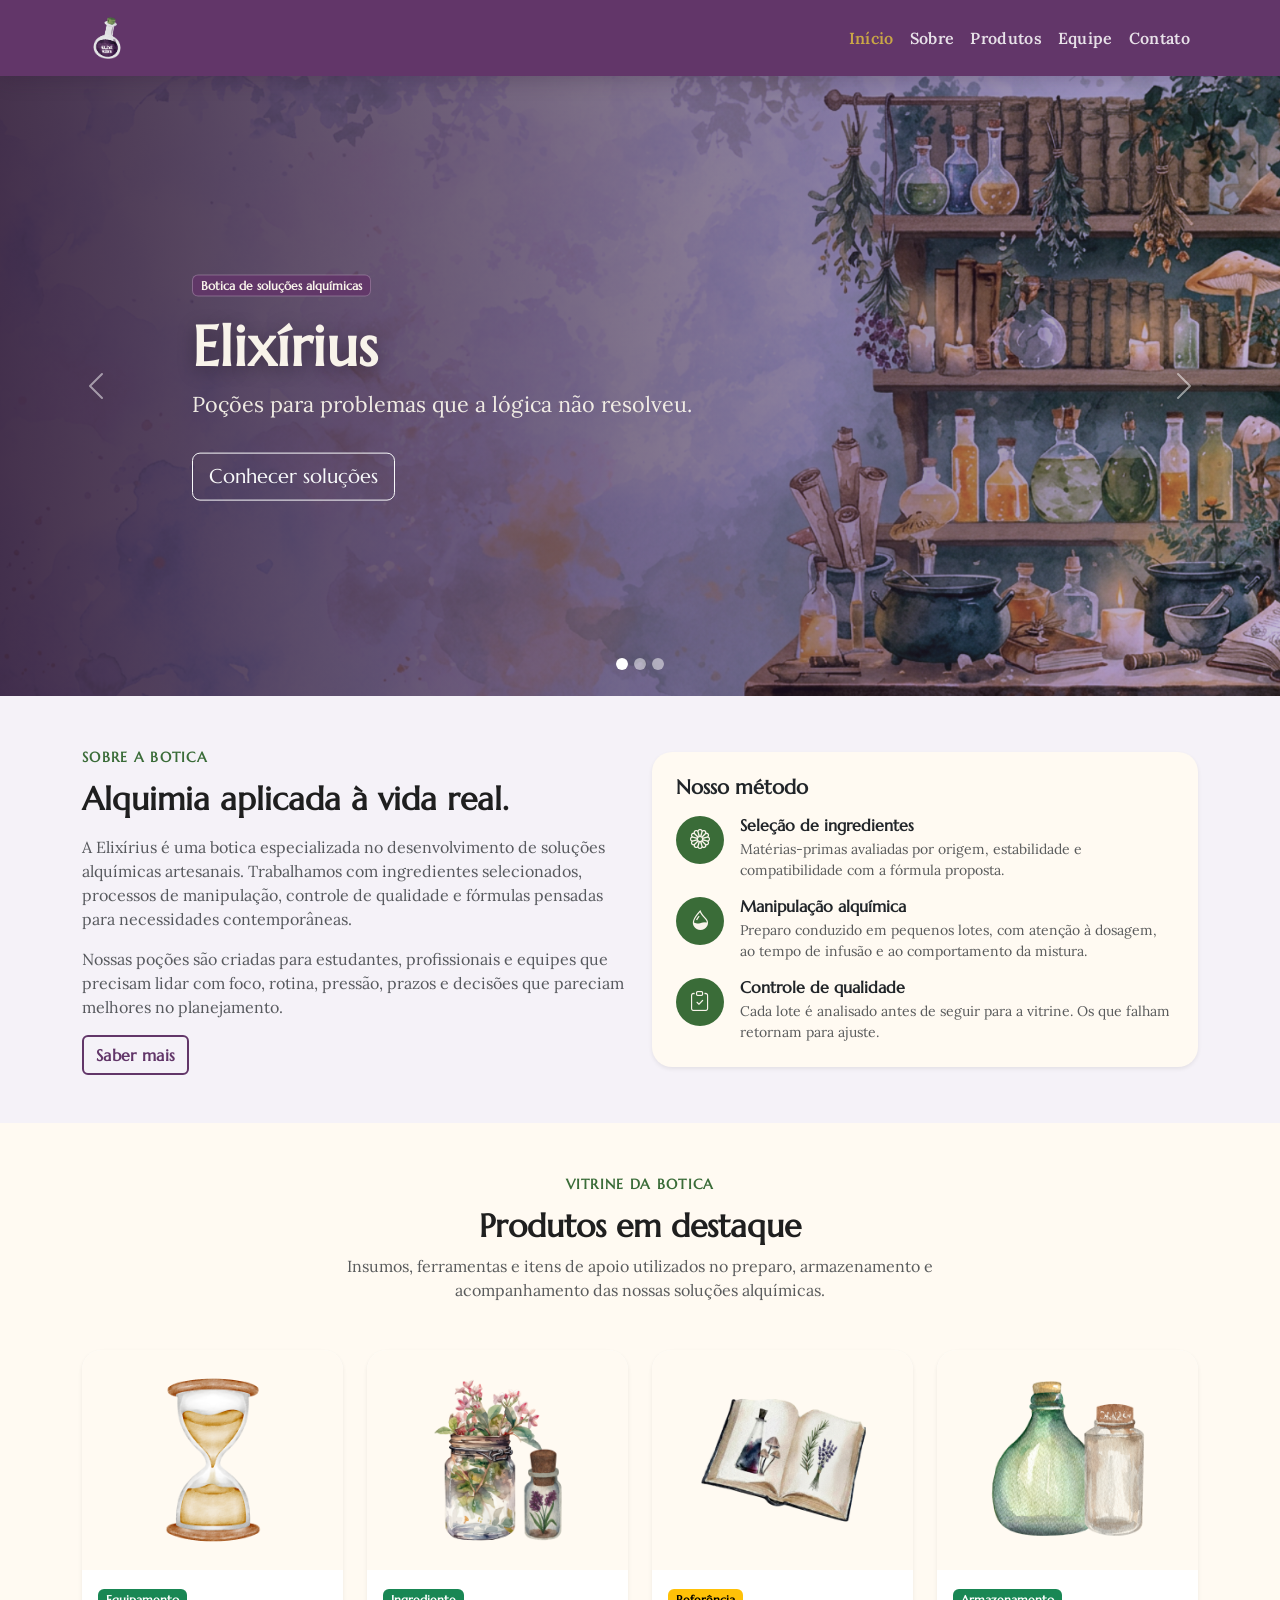
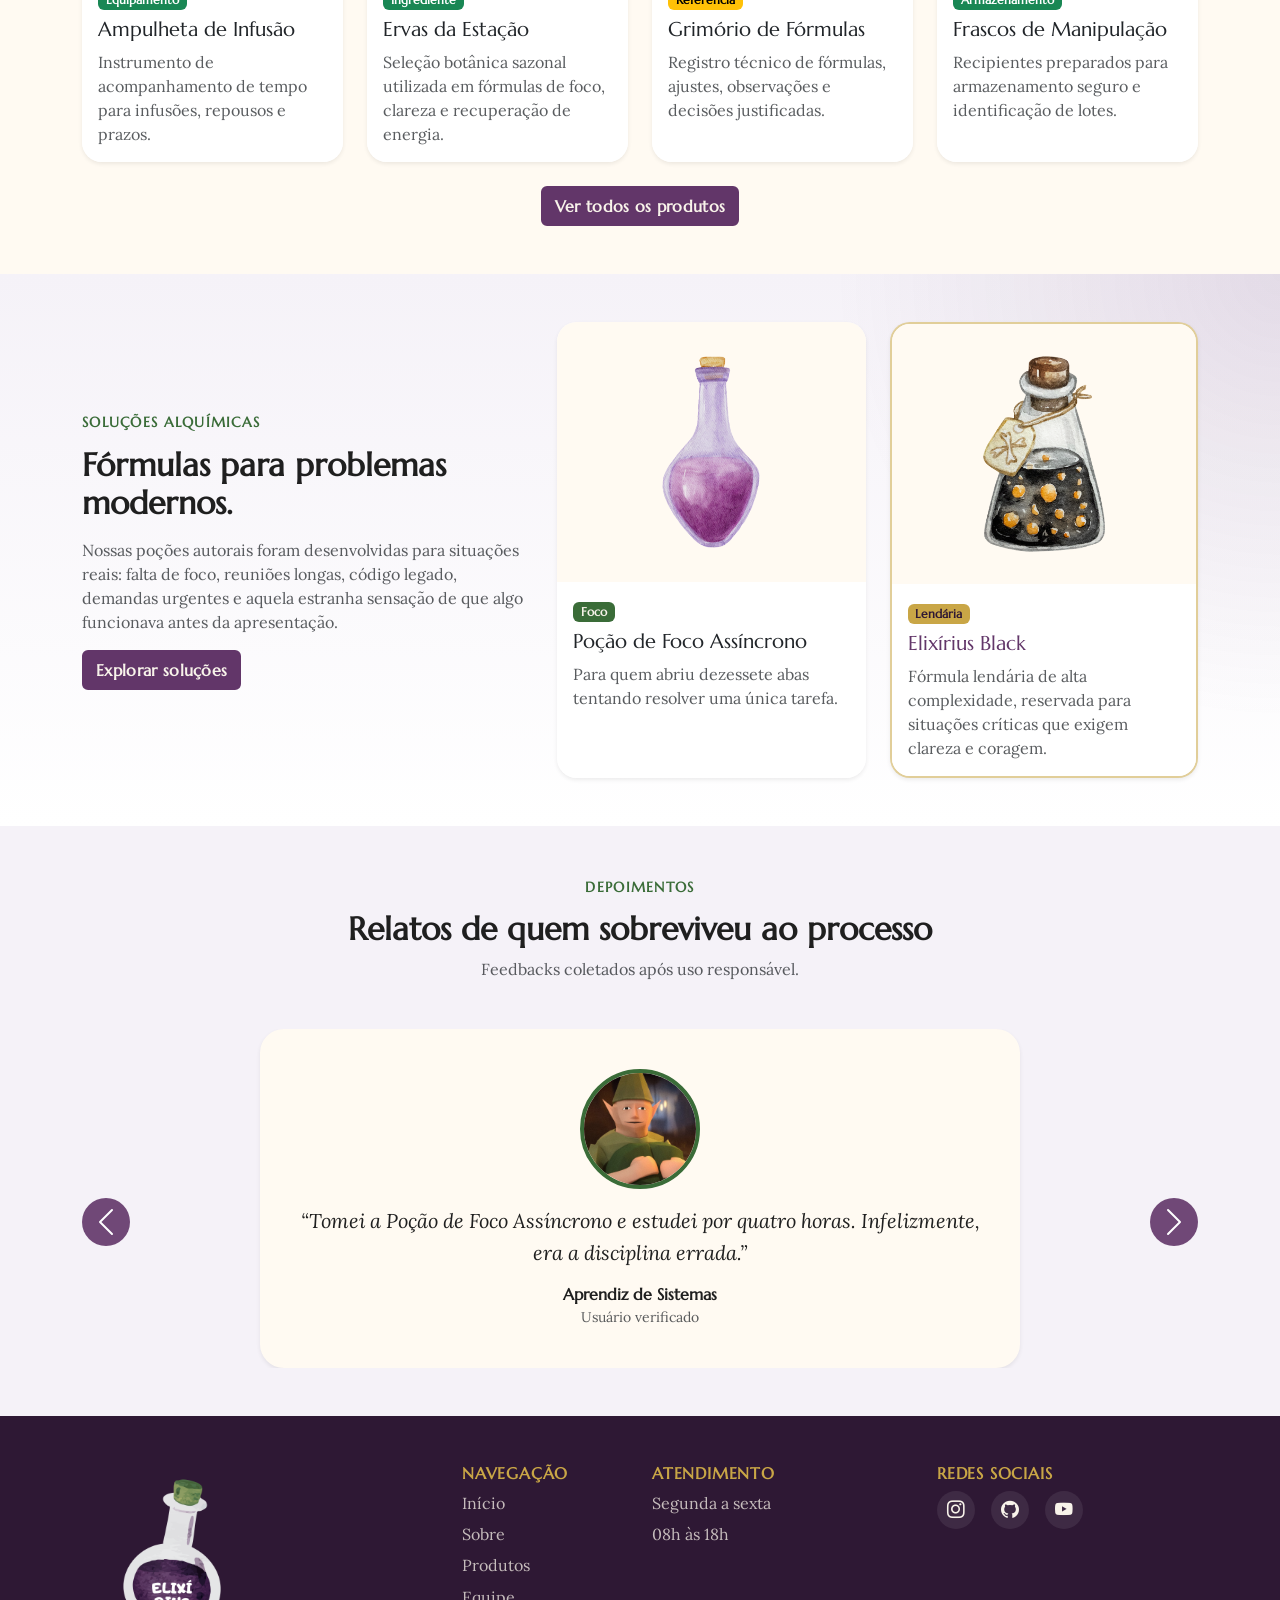
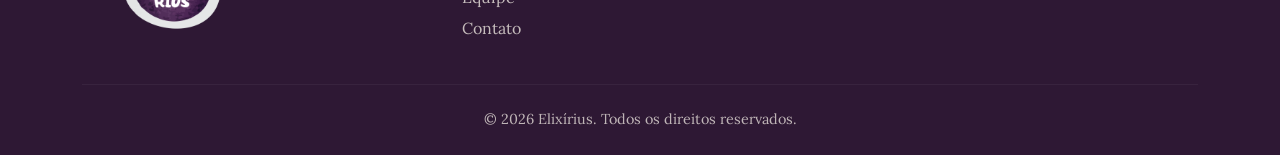
<file: index.html>
<!DOCTYPE html>
<html lang="pt-BR">
<head>
    <meta charset="UTF-8">
    <meta name="viewport" content="width=device-width, initial-scale=1.0">

    <title>Elixírius</title>

    <!-- Bootstrap CSS -->
    <link
        href="https://cdn.jsdelivr.net/npm/bootstrap@5.3.8/dist/css/bootstrap.min.css" 
        rel="stylesheet"
    >

    <!-- Bootstrap Icons -->
    <link 
        rel="stylesheet" 
        href="https://cdn.jsdelivr.net/npm/bootstrap-icons@1.11.3/font/bootstrap-icons.css"
    >

    <!-- Google Fonts -->
    <link rel="preconnect" href="https://fonts.googleapis.com">
    <link rel="preconnect" href="https://fonts.gstatic.com" crossorigin>
    <link 
        href="https://fonts.googleapis.com/css2?family=Lora:wght@400;500;600;700&family=Marcellus&display=swap" 
        rel="stylesheet"
    >

    <!-- CSS personalizado -->
    <link rel="stylesheet" href="css/style.css">
</head>

<body>
    <!-- Navbar -->
    <nav class="navbar navbar-expand-lg navbar-dark fixed-top navbar-elixirius">
        <div class="container">
            <a class="navbar-brand d-flex align-items-center gap-2" href="index.html">
                <img src="img/logo.png" alt="Logo Elixírius" class="logo-navbar">
            </a>

            <button
                class="navbar-toggler" 
                type="button" 
                data-bs-toggle="collapse" 
                data-bs-target="#navbarElixirius" 
                aria-controls="navbarElixirius" 
                aria-expanded="false" 
                aria-label="Abrir menu de navegação"
            >
                <span class="navbar-toggler-icon"></span>
            </button>

            <div class="collapse navbar-collapse" id="navbarElixirius">
                <ul class="navbar-nav ms-auto mb-2 mb-lg-0 align-items-lg-center">
                    <li class="nav-item">
                        <a class="nav-link active" aria-current="page" href="index.html">Início</a>
                    </li>

                    <li class="nav-item">
                        <a class="nav-link" href="about.html">Sobre</a>
                    </li>

                    <li class="nav-item">
                        <a class="nav-link" href="products.html">Produtos</a>
                    </li>

                    <li class="nav-item">
                        <a class="nav-link" href="team.html">Equipe</a>
                    </li>

                    <li class="nav-item">
                        <a class="nav-link" href="contact.html">Contato</a>
                    </li>
                </ul>
            </div>
        </div>
    </nav>

    <!-- Cabeçalho com carrossel -->
    <header id="heroCarousel" class="carousel slide carousel-fade hero-carousel" data-bs-ride="carousel">
        <div class="carousel-indicators">
            <button 
                type="button" 
                data-bs-target="#heroCarousel" 
                data-bs-slide-to="0" 
                class="active" 
                aria-current="true" 
                aria-label="Slide 1"
            ></button>

            <button 
                type="button" 
                data-bs-target="#heroCarousel" 
                data-bs-slide-to="1" 
                aria-label="Slide 2"
            ></button>

            <button 
                type="button" 
                data-bs-target="#heroCarousel" 
                data-bs-slide-to="2" 
                aria-label="Slide 3"
            ></button>
        </div>

        <div class="carousel-inner">
            <div class="carousel-item active">
                <img src="img/hero/hero-1.png" class="d-block w-100 hero-img" alt="Caldeirão mágico da Elixírius">
                <div class="carousel-caption hero-caption">
                    <span class="badge badge-elixirius mb-3">Botica de soluções alquímicas</span>
                    <h1 class="display-4 fw-bold">Elixírius</h1>
                    <p class="lead">Poções para problemas que a lógica não resolveu.</p>
                    <a href="products.html#alchemy-solutions" class="btn btn-outline-light btn-lg mt-3">
                        Conhecer soluções
                    </a>
                </div>
            </div>

            <div class="carousel-item">
                <img src="img/hero/hero-2.png" class="d-block w-100 hero-img" alt="Poções e ingredientes mágicos">
                <div class="carousel-caption hero-caption">
                    <span class="badge badge-elixirius mb-3">Manipulação artesanal</span>
                    <h2 class="display-5 fw-bold">Fórmulas desenvolvidas para demandas reais</h2>
                    <p class="lead">
                        Criamos soluções alquímicas para foco, desempenho, rotina, tomada de decisão e outros desafios que raramente cabem em uma reunião de quinze minutos.
                    </p>
                    <a href="products.html" class="btn btn-outline-light btn-lg mt-3">
                        Ver produtos
                    </a>
                </div>
            </div>

            <div class="carousel-item">
                <img src="img/hero/hero-3.png" class="d-block w-100 hero-img" alt="Laboratório alquímico da Elixírius">
                <div class="carousel-caption hero-caption">
                    <span class="badge badge-elixirius mb-3">Controle de qualidade</span>
                    <h2 class="display-5 fw-bold">Processo, teste e rastreabilidade</h2>
                    <p class="lead">
                        Cada fórmula passa por etapas de seleção, preparo e avaliação. As que não atendem aos critérios seguem para revisão técnica.
                    </p>
                    <a href="about.html" class="btn btn-outline-light btn-lg mt-3">
                        Conhecer a Elixírius
                    </a>
                </div>
            </div>
        </div>

        <button class="carousel-control-prev" type="button" data-bs-target="#heroCarousel" data-bs-slide="prev">
            <span class="carousel-control-prev-icon" aria-hidden="true"></span>
            <span class="visually-hidden">Imagem anterior</span>
        </button>

        <button class="carousel-control-next" type="button" data-bs-target="#heroCarousel" data-bs-slide="next">
            <span class="carousel-control-next-icon" aria-hidden="true"></span>
            <span class="visually-hidden">Próxima imagem</span>
        </button>
    </header>

    <main>
        <!-- Apresentação -->
        <section class="py-5 section-intro">
            <div class="container">
                <div class="row align-items-center g-4">
                    <div class="col-lg-6">
                        <span class="section-label">Sobre a botica</span>
                        <h2 class="fw-bold mb-3">Alquimia aplicada à vida real.</h2>
                        <p class="text-muted">
                            A Elixírius é uma botica especializada no desenvolvimento de soluções alquímicas artesanais. Trabalhamos com ingredientes selecionados, processos de manipulação, controle de qualidade e fórmulas pensadas para necessidades contemporâneas.
                        </p>
                        <p class="text-muted">
                            Nossas poções são criadas para estudantes, profissionais e equipes que precisam lidar com foco, rotina, pressão, prazos e decisões que pareciam melhores no planejamento.
                        </p>
                        <a href="about.html" class="btn btn-outline-elixirius">
                            Saber mais
                        </a>
                    </div>

                    <div class="col-lg-6">
                        <div class="card card-feature shadow-sm border-0">
                            <div class="card-body p-4">
                                <h3 class="h5 fw-bold mb-3">Nosso método</h3>

                                <div class="d-flex gap-3 mb-3">
                                    <div class="icon-box">
                                        <i class="bi bi-flower1"></i>
                                    </div>
                                    <div>
                                        <h4 class="h6 fw-bold mb-1">Seleção de ingredientes</h4>
                                        <p class="small text-muted mb-0">
                                            Matérias-primas avaliadas por origem, estabilidade e compatibilidade com a fórmula proposta.
                                        </p>
                                    </div>
                                </div>

                                <div class="d-flex gap-3 mb-3">
                                    <div class="icon-box">
                                        <i class="bi bi-droplet-half"></i>
                                    </div>
                                    <div>
                                        <h4 class="h6 fw-bold mb-1">Manipulação alquímica</h4>
                                        <p class="small text-muted mb-0">
                                            Preparo conduzido em pequenos lotes, com atenção à dosagem, ao tempo de infusão e ao comportamento da mistura.
                                        </p>
                                    </div>
                                </div>

                                <div class="d-flex gap-3">
                                    <div class="icon-box">
                                        <i class="bi bi-clipboard-check"></i>
                                    </div>
                                    <div>
                                        <h4 class="h6 fw-bold mb-1">Controle de qualidade</h4>
                                        <p class="small text-muted mb-0">
                                            Cada lote é analisado antes de seguir para a vitrine. Os que falham retornam para ajuste.
                                        </p>
                                    </div>
                                </div>

                            </div>
                        </div>
                    </div>

                </div>
            </div>
        </section>

        <!-- Produtos em destaque -->
        <section class="py-5 section-products">
            <div class="container">
                <div class="text-center mb-5">
                    <span class="section-label">Vitrine da botica</span>
                    <h2 class="fw-bold">Produtos em destaque</h2>
                    <p class="text-muted mx-auto section-description">
                        Insumos, ferramentas e itens de apoio utilizados no preparo, armazenamento e acompanhamento das nossas soluções alquímicas.
                    </p>
                </div>

                <div class="row g-4">
                    <div class="col-md-6 col-lg-3">
                        <div class="card h-100 product-card border-0 shadow-sm">
                            <img src="img/products/infusion-hourglass.png" class="card-img-top" alt="Ampulheta de Infusão">
                            <div class="card-body">
                                <span class="badge text-bg-success mb-2">Equipamento</span>
                                <h3 class="h5 card-title">Ampulheta de Infusão</h3>
                                <p class="card-text text-muted">
                                    Instrumento de acompanhamento de tempo para infusões, repousos e prazos.
                                </p>
                            </div>
                        </div>
                    </div>

                    <div class="col-md-6 col-lg-3">
                        <div class="card h-100 product-card border-0 shadow-sm">
                            <img src="img/products/seasonal-herbs.png" class="card-img-top" alt="Ervas da Estação">
                            <div class="card-body">
                                <span class="badge text-bg-success mb-2">Ingrediente</span>
                                <h3 class="h5 card-title">Ervas da Estação</h3>
                                <p class="card-text text-muted">
                                   Seleção botânica sazonal utilizada em fórmulas de foco, clareza e recuperação de energia.
                                </p>
                            </div>
                        </div>
                    </div>

                    <div class="col-md-6 col-lg-3">
                        <div class="card h-100 product-card border-0 shadow-sm">
                            <img src="img/products/formula-grimoire.png" class="card-img-top" alt="Grimório de Fórmulas">
                            <div class="card-body">
                                <span class="badge text-bg-warning mb-2">Referência</span>
                                <h3 class="h5 card-title">Grimório de Fórmulas</h3>
                                <p class="card-text text-muted">
                                    Registro técnico de fórmulas, ajustes, observações e decisões justificadas.
                                </p>
                            </div>
                        </div>
                    </div>

                    <div class="col-md-6 col-lg-3">
                        <div class="card h-100 product-card border-0 shadow-sm">
                            <img src="img/products/compounding-bottles.png" class="card-img-top" alt="Frascos de Manipulação">
                            <div class="card-body">
                                <span class="badge text-bg-success mb-2">Armazenamento</span>
                                <h3 class="h5 card-title">Frascos de Manipulação</h3>
                                <p class="card-text text-muted">
                                    Recipientes preparados para armazenamento seguro e identificação de lotes.
                                </p>
                            </div>
                        </div>
                    </div>
                </div>

                <div class="text-center mt-4">
                    <a href="products.html" class="btn btn-elixirius">
                        Ver todos os produtos
                    </a>
                </div>
            </div>
        </section>

        <!-- Soluções Alquímicas -->
        <section class="py-5 section-solutions">
            <div class="container">
                <div class="row align-items-center g-4">
                    <div class="col-lg-5">
                        <span class="section-label">Soluções Alquímicas</span>
                        <h2 class="fw-bold mb-3">Fórmulas para problemas modernos.</h2>
                        <p class="text-muted">
                            Nossas poções autorais foram desenvolvidas para situações reais: falta de foco,
                            reuniões longas, código legado, demandas urgentes e aquela estranha sensação de que
                            algo funcionava antes da apresentação.
                        </p>
                        <a href="products.html#alchemy-solutions" class="btn btn-elixirius">
                            Explorar soluções
                        </a>
                    </div>

                    <div class="col-lg-7">
                        <div class="row g-4">
                            <div class="col-md-6">
                                <div class="card h-100 solution-card border-0 shadow-sm">
                                    <img src="img/solutions/async-focus-potion.png" class="card-img-top" alt="Poção de Foco Assíncrono">
                                    <div class="card-body">
                                        <span class="badge badge-solution mb-2">Foco</span>
                                        <h3 class="h5 card-title">Poção de Foco Assíncrono</h3>
                                        <p class="card-text text-muted">
                                            Para quem abriu dezessete abas tentando resolver uma única tarefa.
                                        </p>
                                    </div>
                                </div>
                            </div>

                            <div class="col-md-6">
                                <div class="card h-100 solution-card border-0 shadow-sm legendary-card">
                                    <img src="img/solutions/elixirius-black.png" class="card-img-top" alt="Elixírius Black">
                                    <div class="card-body">
                                        <span class="badge badge-legendary mb-2">Lendária</span>
                                        <h3 class="h5 card-title">Elixírius Black</h3>
                                        <p class="card-text text-muted">
                                            Fórmula lendária de alta complexidade, reservada para situações críticas que exigem clareza e coragem.
                                        </p>
                                    </div>
                                </div>
                            </div>
                        </div>
                    </div>
                </div>
            </div>
        </section>

        <!-- Depoimentos -->
        <section class="py-5 section-testimonials">
            <div class="container">
                <div class="text-center mb-5">
                    <span class="section-label">Depoimentos</span>
                    <h2 class="fw-bold">Relatos de quem sobreviveu ao processo</h2>
                    <p class="text-muted">
                        Feedbacks coletados após uso responsável.
                    </p>
                </div>

                <div id="testimonialCarousel" class="carousel slide" data-bs-ride="carousel">
                    <div class="carousel-inner">

                        <div class="carousel-item active">
                            <div class="testimonial-card mx-auto text-center shadow-sm">
                                <img src="img/testimonials/testimonial-1.png" class="testimonial-img mb-3" alt="Cliente da Elixírius">
                                <p class="testimonial-text">
                                    “Tomei a Poção de Foco Assíncrono e estudei por quatro horas. 
                                    Infelizmente, era a disciplina errada.”
                                </p>
                                <h3 class="h6 fw-bold mb-0">Aprendiz de Sistemas</h3>
                                <small class="text-muted">Usuário verificado</small>
                            </div>
                        </div>

                        <div class="carousel-item">
                            <div class="testimonial-card mx-auto text-center shadow-sm">
                                <img src="img/testimonials/testimonial-2.png" class="testimonial-img mb-3" alt="Cliente da Elixírius">
                                <p class="testimonial-text">
                                    “A Essência de Código Legado me ajudou a entender o sistema antigo da empresa.
                                    Tecnicamente foi um sucesso. Pessoalmente, eu preferia continuar sem saber.”
                                </p>
                                <h3 class="h6 fw-bold mb-0">Analista em Produção</h3>
                                <small class="text-muted">Usuário verificado</small>
                            </div>
                        </div>

                        <div class="carousel-item">
                            <div class="testimonial-card mx-auto text-center shadow-sm">
                                <img src="img/testimonials/testimonial-3.png" class="testimonial-img mb-3" alt="Cliente da Elixírius">
                                <p class="testimonial-text">
                                    “O Tônico de Reunião Produtiva funcionou. A reunião acabou em doze minutos. 
                                    Ninguém estava preparado para esse nível de eficiência.”
                                </p>
                                <h3 class="h6 fw-bold mb-0">Coordenadora de Processos</h3>
                                <small class="text-muted">Usuário verificado</small>
                            </div>
                        </div>
                    </div>

                    <button class="carousel-control-prev testimonial-control" type="button" data-bs-target="#testimonialCarousel" data-bs-slide="prev">
                        <span class="carousel-control-prev-icon" aria-hidden="true"></span>
                        <span class="visually-hidden">Depoimento anterior</span>
                    </button>

                    <button class="carousel-control-next testimonial-control" type="button" data-bs-target="#testimonialCarousel" data-bs-slide="next">
                        <span class="carousel-control-next-icon" aria-hidden="true"></span>
                        <span class="visually-hidden">Próximo depoimento</span>
                    </button>
                </div>
            </div>
        </section>

    </main>

    <!-- Footer -->
    <footer class="footer-elixirius pt-5 pb-4">
        <div class="container">
            <div class="row g-4">
                <div class="col-lg-4">
                    <img src="img/logo.png" alt="Logo Elixírius" class="logo-footer mb-3">
                </div>

                <div class="col-md-4 col-lg-2">
                    <h3 class="h6 footer-title">Navegação</h3>
                    <ul class="list-unstyled footer-list">
                        <li><a href="index.html">Início</a></li>
                        <li><a href="about.html">Sobre</a></li>
                        <li><a href="products.html">Produtos</a></li>
                        <li><a href="team.html">Equipe</a></li>
                        <li><a href="contact.html">Contato</a></li>
                    </ul>
                </div>

                <div class="col-md-4 col-lg-3">
                    <h3 class="h6 footer-title">Atendimento</h3>
                    <ul class="list-unstyled footer-list">
                        <li>Segunda a sexta</li>
                        <li>08h às 18h</li>
                    </ul>
                </div>

                <div class="col-md-4 col-lg-3">
                    <h3 class="h6 footer-title">Redes sociais</h3>
                    <div class="d-flex gap-3 social-icons">
                        <a href="https://www.instagram.com/" target="_blank" rel="noopener noreferrer" aria-label="Instagram">
                            <i class="bi bi-instagram"></i>
                        </a>

                        <a href="https://github.com/" target="_blank" rel="noopener noreferrer" aria-label="GitHub">
                            <i class="bi bi-github"></i>
                        </a>

                        <a href="https://www.youtube.com/" target="_blank" rel="noopener noreferrer" aria-label="YouTube">
                            <i class="bi bi-youtube"></i>
                        </a>
                    </div>
                </div>
            </div>

            <hr class="footer-divider my-4">

            <div class="text-center">
                <p class="mb-0 footer-small">
                    © 2026 Elixírius. Todos os direitos reservados.
                </p>
            </div>
        </div>
    </footer>

    <!-- Bootstrap JS -->
    <script 
        src="https://cdn.jsdelivr.net/npm/bootstrap@5.3.8/dist/js/bootstrap.bundle.min.js">
    </script>

    <!-- JS personalizado -->
    <script src="js/script.js"></script>
</body>
</html>
</file>
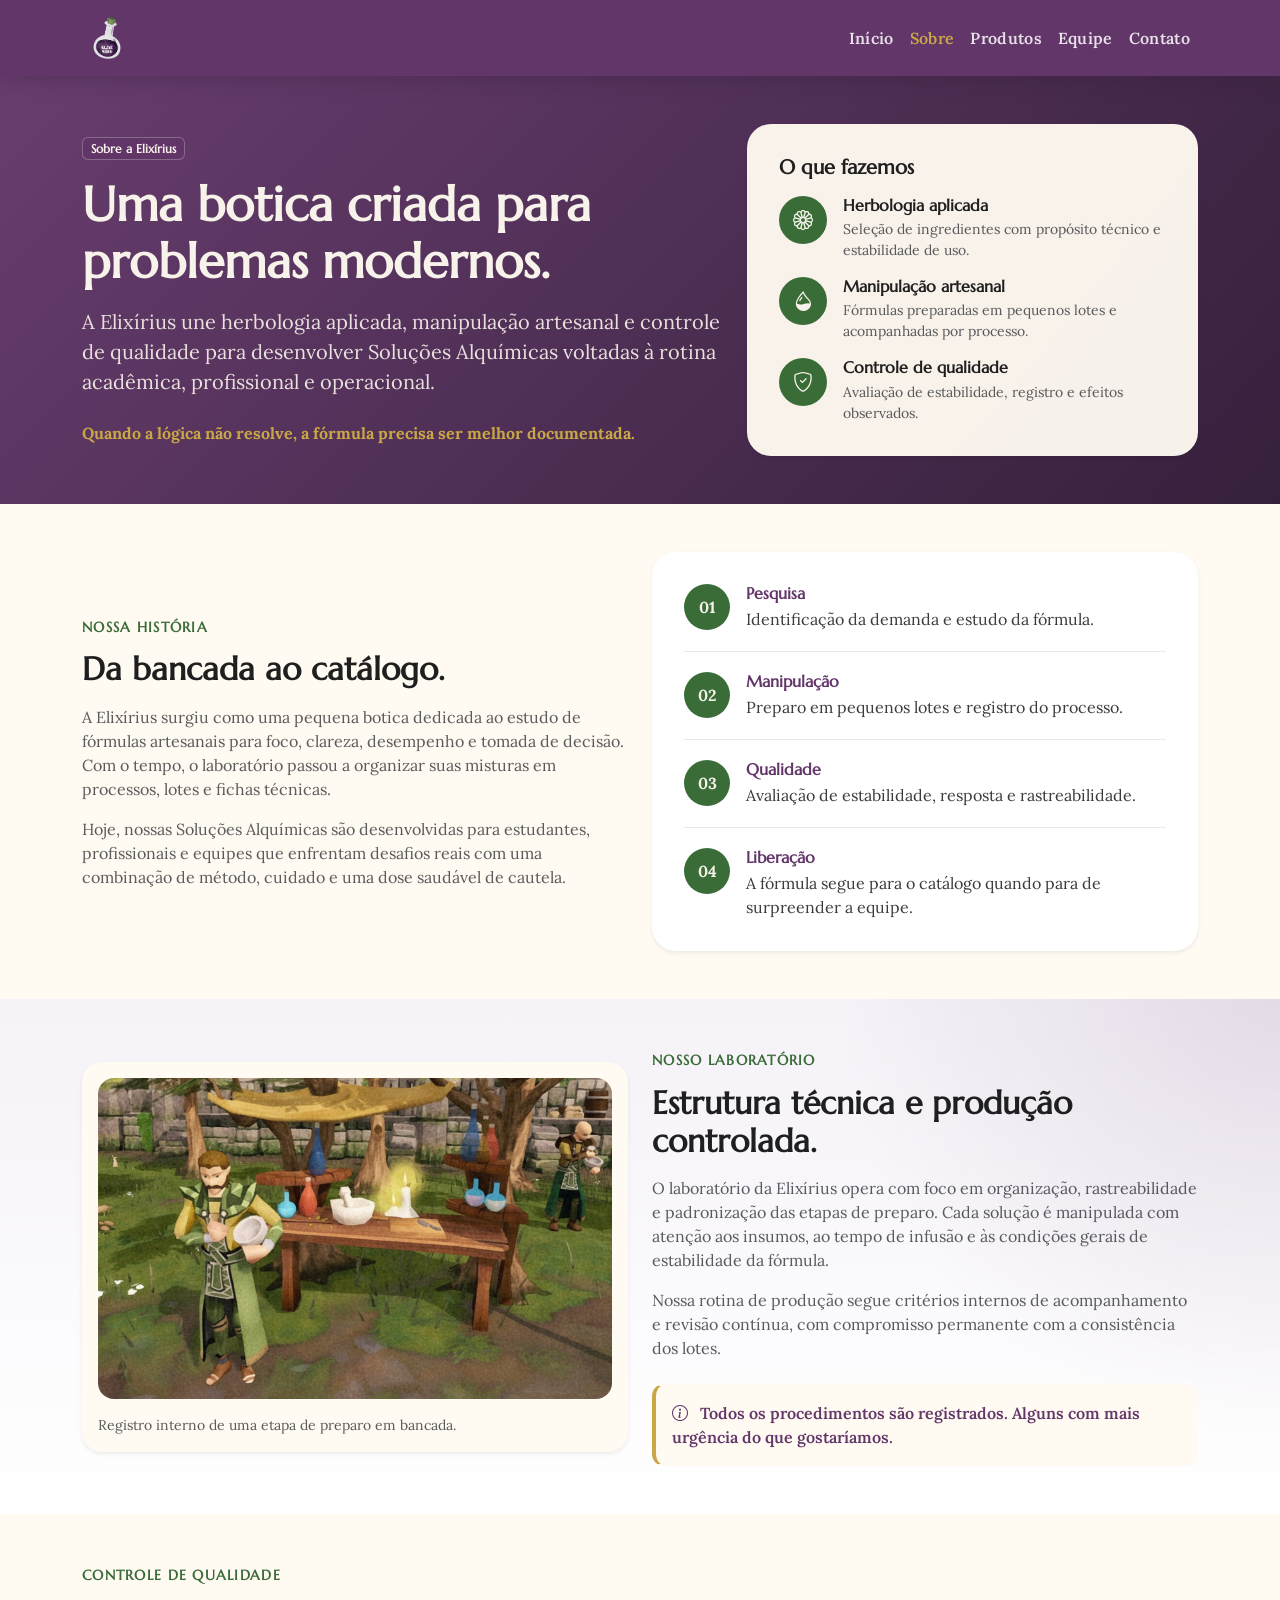
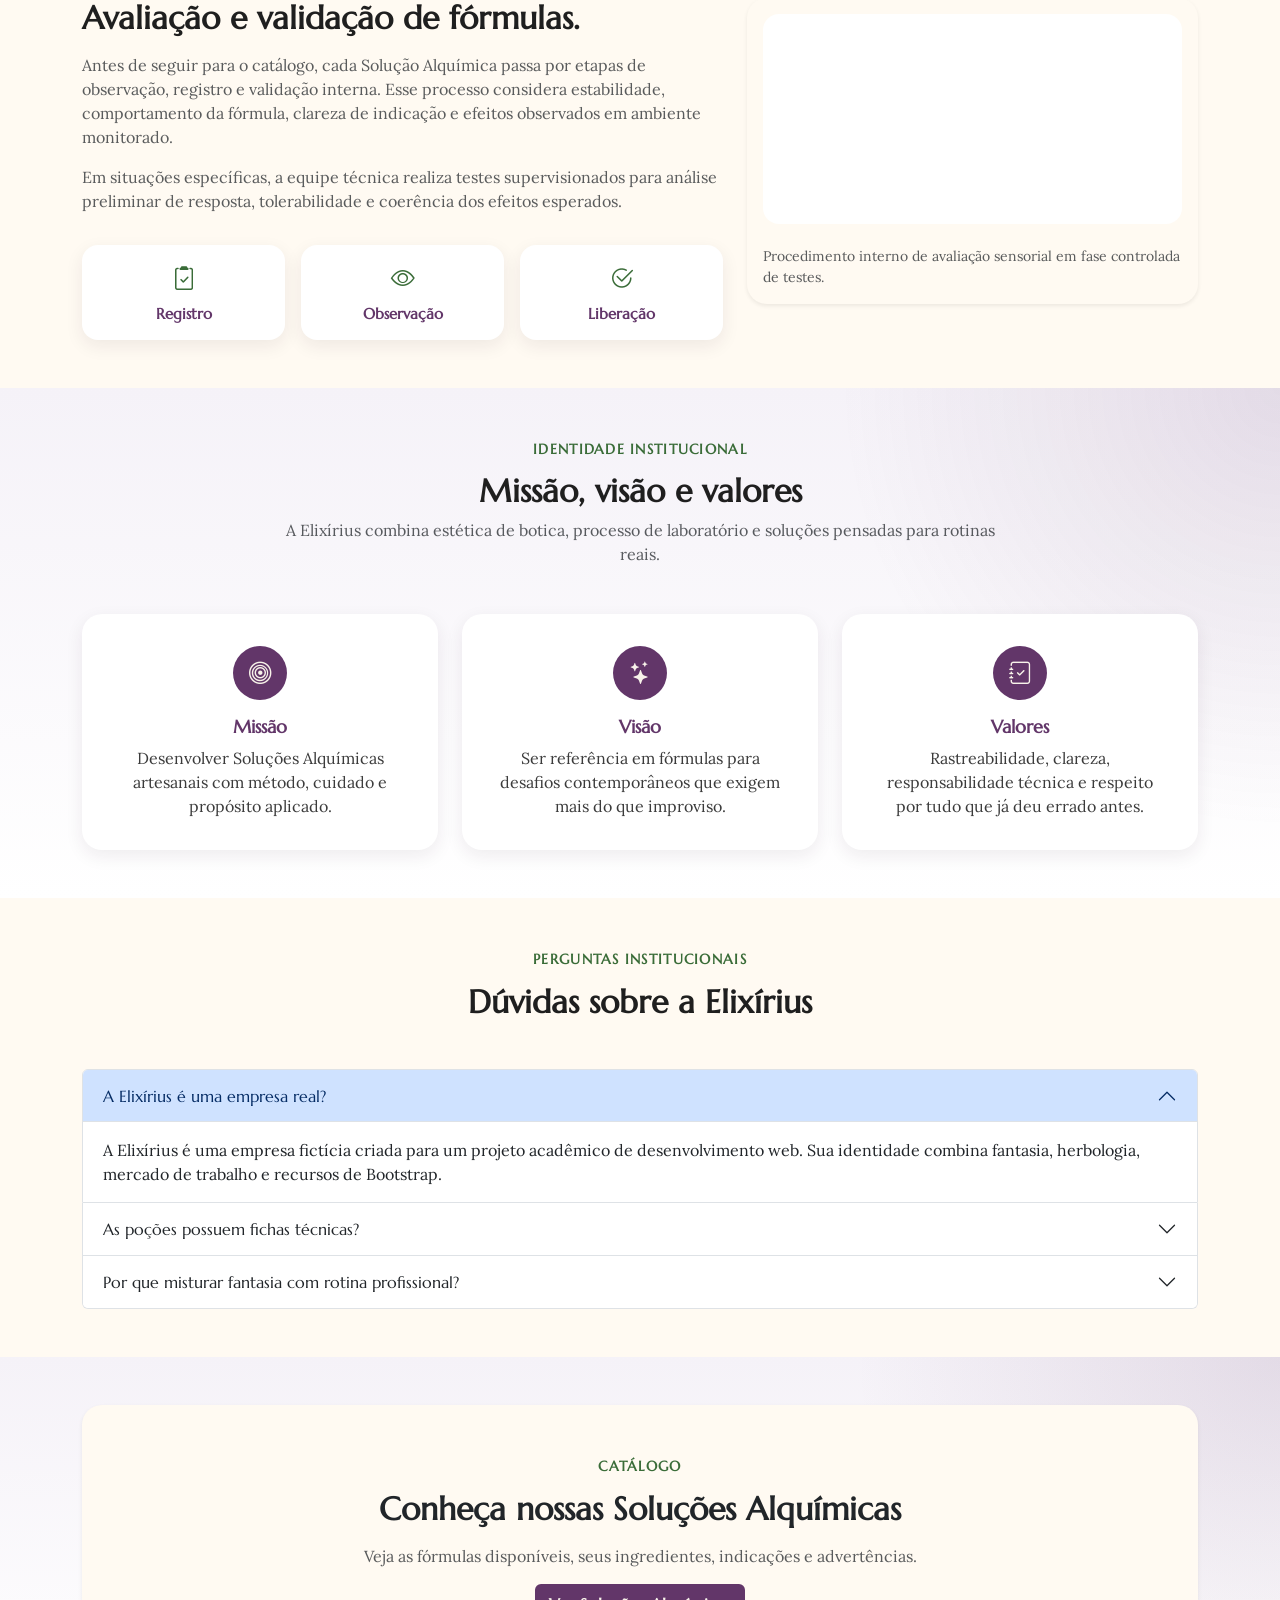
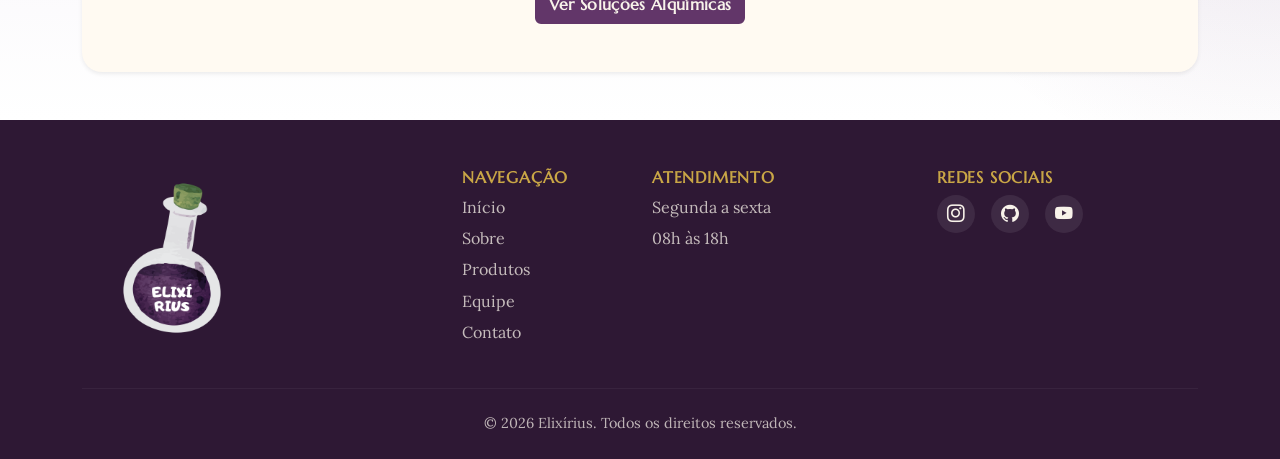
<file: about.html>
<!DOCTYPE html>
<html lang="pt-BR">
<head>
    <meta charset="UTF-8">
    <meta name="viewport" content="width=device-width, initial-scale=1.0">
    <title>Sobre | Elixírius</title>

    <link
        href="https://cdn.jsdelivr.net/npm/bootstrap@5.3.8/dist/css/bootstrap.min.css"
        rel="stylesheet"
    >

    <link
        rel="stylesheet"
        href="https://cdn.jsdelivr.net/npm/bootstrap-icons@1.11.3/font/bootstrap-icons.css"
    >

    <!-- Google Fonts -->
    <link rel="preconnect" href="https://fonts.googleapis.com">
    <link rel="preconnect" href="https://fonts.gstatic.com" crossorigin>
    <link 
        href="https://fonts.googleapis.com/css2?family=Lora:wght@400;500;600;700&family=Marcellus&display=swap" 
        rel="stylesheet"
    >

    <link rel="stylesheet" href="css/style.css">
</head>

<body>
    <!-- Navbar -->
    <nav class="navbar navbar-expand-lg navbar-dark fixed-top navbar-elixirius">
        <div class="container">
            <a class="navbar-brand d-flex align-items-center gap-2" href="index.html">
                <img src="img/logo.png" alt="Logo Elixírius" class="logo-navbar">
            </a>

            <button
                class="navbar-toggler"
                type="button"
                data-bs-toggle="collapse"
                data-bs-target="#navbarElixirius"
                aria-controls="navbarElixirius"
                aria-expanded="false"
                aria-label="Abrir menu de navegação"
            >
                <span class="navbar-toggler-icon"></span>
            </button>

            <div class="collapse navbar-collapse" id="navbarElixirius">
                <ul class="navbar-nav ms-auto mb-2 mb-lg-0 align-items-lg-center">
                    <li class="nav-item">
                        <a class="nav-link" href="index.html">Início</a>
                    </li>

                    <li class="nav-item">
                        <a class="nav-link active" aria-current="page" href="about.html">Sobre</a>
                    </li>

                    <li class="nav-item">
                        <a class="nav-link" href="products.html">Produtos</a>
                    </li>

                    <li class="nav-item">
                        <a class="nav-link" href="team.html">Equipe</a>
                    </li>

                    <li class="nav-item">
                        <a class="nav-link" href="contact.html">Contato</a>
                    </li>
                </ul>
            </div>
        </div>
    </nav>

    <main>
        <!-- Hero Sobre -->
        <section class="about-hero py-5">
            <div class="container">
                <div class="row align-items-center g-4">
                    <div class="col-lg-7">
                        <span class="badge badge-elixirius mb-3">Sobre a Elixírius</span>
                        <h1 class="display-5 fw-bold mb-3">
                            Uma botica criada para problemas modernos.
                        </h1>
                        <p class="lead mb-4">
                            A Elixírius une herbologia aplicada, manipulação artesanal e controle de qualidade
                            para desenvolver Soluções Alquímicas voltadas à rotina acadêmica, profissional e operacional.
                        </p>
                        <p class="about-hero-note mb-0">
                            Quando a lógica não resolve, a fórmula precisa ser melhor documentada.
                        </p>
                    </div>

                    <div class="col-lg-5">
                        <div class="about-hero-card shadow-sm">
                            <h2 class="h5 fw-bold mb-3">O que fazemos</h2>

                            <div class="d-flex gap-3 mb-3">
                                <div class="icon-box">
                                    <i class="bi bi-flower1"></i>
                                </div>
                                <div>
                                    <h3 class="h6 fw-bold mb-1">Herbologia aplicada</h3>
                                    <p class="small text-muted mb-0">
                                        Seleção de ingredientes com propósito técnico e estabilidade de uso.
                                    </p>
                                </div>
                            </div>

                            <div class="d-flex gap-3 mb-3">
                                <div class="icon-box">
                                    <i class="bi bi-droplet-half"></i>
                                </div>
                                <div>
                                    <h3 class="h6 fw-bold mb-1">Manipulação artesanal</h3>
                                    <p class="small text-muted mb-0">
                                        Fórmulas preparadas em pequenos lotes e acompanhadas por processo.
                                    </p>
                                </div>
                            </div>

                            <div class="d-flex gap-3">
                                <div class="icon-box">
                                    <i class="bi bi-shield-check"></i>
                                </div>
                                <div>
                                    <h3 class="h6 fw-bold mb-1">Controle de qualidade</h3>
                                    <p class="small text-muted mb-0">
                                        Avaliação de estabilidade, registro e efeitos observados.
                                    </p>
                                </div>
                            </div>
                        </div>
                    </div>
                </div>
            </div>
        </section>

        <!-- História -->
        <section class="py-5 section-products">
            <div class="container">
                <div class="row align-items-center g-4">
                    <div class="col-lg-6">
                        <span class="section-label">Nossa história</span>
                        <h2 class="fw-bold mb-3">Da bancada ao catálogo.</h2>
                        <p class="text-muted">
                            A Elixírius surgiu como uma pequena botica dedicada ao estudo de fórmulas artesanais
                            para foco, clareza, desempenho e tomada de decisão. Com o tempo, o laboratório passou
                            a organizar suas misturas em processos, lotes e fichas técnicas.
                        </p>
                        <p class="text-muted mb-0">
                            Hoje, nossas Soluções Alquímicas são desenvolvidas para estudantes, profissionais e equipes
                            que enfrentam desafios reais com uma combinação de método, cuidado e uma dose saudável de cautela.
                        </p>
                    </div>

                    <div class="col-lg-6">
                        <div class="about-timeline-card shadow-sm">
                            <div class="about-timeline-item">
                                <span>01</span>
                                <div>
                                    <h3>Pesquisa</h3>
                                    <p>Identificação da demanda e estudo da fórmula.</p>
                                </div>
                            </div>

                            <div class="about-timeline-item">
                                <span>02</span>
                                <div>
                                    <h3>Manipulação</h3>
                                    <p>Preparo em pequenos lotes e registro do processo.</p>
                                </div>
                            </div>

                            <div class="about-timeline-item">
                                <span>03</span>
                                <div>
                                    <h3>Qualidade</h3>
                                    <p>Avaliação de estabilidade, resposta e rastreabilidade.</p>
                                </div>
                            </div>

                            <div class="about-timeline-item">
                                <span>04</span>
                                <div>
                                    <h3>Liberação</h3>
                                    <p>A fórmula segue para o catálogo quando para de surpreender a equipe.</p>
                                </div>
                            </div>
                        </div>
                    </div>
                </div>
            </div>
        </section>

        <!-- Laboratório -->
        <section class="py-5 section-solutions">
            <div class="container">
                <div class="row align-items-center g-4">
                    <div class="col-lg-6">
                        <div class="about-media-card shadow-sm">
                            <img
                                src="img/about/laboratory-production.png"
                                class="img-fluid about-lab-img"
                                alt="Laboratório de produção da Elixírius"
                            >
                            <p class="small text-muted mt-3 mb-0">
                                Registro interno de uma etapa de preparo em bancada.
                            </p>
                        </div>
                    </div>

                    <div class="col-lg-6">
                        <span class="section-label">Nosso laboratório</span>
                        <h2 class="fw-bold mb-3">Estrutura técnica e produção controlada.</h2>
                        <p class="text-muted">
                            O laboratório da Elixírius opera com foco em organização, rastreabilidade e padronização
                            das etapas de preparo. Cada solução é manipulada com atenção aos insumos, ao tempo de infusão
                            e às condições gerais de estabilidade da fórmula.
                        </p>
                        <p class="text-muted">
                            Nossa rotina de produção segue critérios internos de acompanhamento e revisão contínua,
                            com compromisso permanente com a consistência dos lotes.
                        </p>

                        <div class="alert about-alert mt-4 mb-0" role="alert">
                            <i class="bi bi-info-circle me-2"></i>
                            Todos os procedimentos são registrados. Alguns com mais urgência do que gostaríamos.
                        </div>
                    </div>
                </div>
            </div>
        </section>

        <!-- Controle de Qualidade -->
        <section class="py-5 section-products">
            <div class="container">
                <div class="row align-items-center g-4">
                    <div class="col-lg-7">
                        <span class="section-label">Controle de qualidade</span>
                        <h2 class="fw-bold mb-3">Avaliação e validação de fórmulas.</h2>
                        <p class="text-muted">
                            Antes de seguir para o catálogo, cada Solução Alquímica passa por etapas de observação,
                            registro e validação interna. Esse processo considera estabilidade, comportamento da fórmula,
                            clareza de indicação e efeitos observados em ambiente monitorado.
                        </p>
                        <p class="text-muted">
                            Em situações específicas, a equipe técnica realiza testes supervisionados para análise
                            preliminar de resposta, tolerabilidade e coerência dos efeitos esperados.
                        </p>

                        <div class="row g-3 mt-3">
                            <div class="col-md-4">
                                <div class="about-quality-step">
                                    <i class="bi bi-clipboard2-check"></i>
                                    <h3>Registro</h3>
                                </div>
                            </div>

                            <div class="col-md-4">
                                <div class="about-quality-step">
                                    <i class="bi bi-eye"></i>
                                    <h3>Observação</h3>
                                </div>
                            </div>

                            <div class="col-md-4">
                                <div class="about-quality-step">
                                    <i class="bi bi-check2-circle"></i>
                                    <h3>Liberação</h3>
                                </div>
                            </div>
                        </div>
                    </div>

                    <div class="col-lg-5">
                        <div class="quality-test-card shadow-sm">
                            <video
                                class="quality-test-media"
                                autoplay
                                muted
                                loop
                                playsinline
                            >
                                <source src="img/about/quality-test-intern.mp4" type="video/mp4">
                                Seu navegador não suporta vídeo.
                            </video>

                            <p class="small text-muted mt-3 mb-0">
                                Procedimento interno de avaliação sensorial em fase controlada de testes.
                            </p>
                        </div>
                    </div>
                </div>
            </div>
        </section>

        <!-- Missão, visão e valores -->
        <section class="py-5 section-solutions">
            <div class="container">
                <div class="text-center mb-5">
                    <span class="section-label">Identidade institucional</span>
                    <h2 class="fw-bold">Missão, visão e valores</h2>
                    <p class="text-muted mx-auto section-description">
                        A Elixírius combina estética de botica, processo de laboratório e soluções pensadas para rotinas reais.
                    </p>
                </div>

                <div class="row g-4">
                    <div class="col-md-4">
                        <div class="about-value-card h-100">
                            <i class="bi bi-bullseye"></i>
                            <h3>Missão</h3>
                            <p>
                                Desenvolver Soluções Alquímicas artesanais com método, cuidado e propósito aplicado.
                            </p>
                        </div>
                    </div>

                    <div class="col-md-4">
                        <div class="about-value-card h-100">
                            <i class="bi bi-stars"></i>
                            <h3>Visão</h3>
                            <p>
                                Ser referência em fórmulas para desafios contemporâneos que exigem mais do que improviso.
                            </p>
                        </div>
                    </div>

                    <div class="col-md-4">
                        <div class="about-value-card h-100">
                            <i class="bi bi-journal-check"></i>
                            <h3>Valores</h3>
                            <p>
                                Rastreabilidade, clareza, responsabilidade técnica e respeito por tudo que já deu errado antes.
                            </p>
                        </div>
                    </div>
                </div>
            </div>
        </section>

        <!-- Accordion -->
        <section class="py-5 section-products">
            <div class="container">
                <div class="text-center mb-5">
                    <span class="section-label">Perguntas institucionais</span>
                    <h2 class="fw-bold">Dúvidas sobre a Elixírius</h2>
                </div>

                <div class="accordion" id="aboutAccordion">
                    <div class="accordion-item">
                        <h2 class="accordion-header" id="aboutHeadingOne">
                            <button
                                class="accordion-button"
                                type="button"
                                data-bs-toggle="collapse"
                                data-bs-target="#aboutCollapseOne"
                                aria-expanded="true"
                                aria-controls="aboutCollapseOne"
                            >
                                A Elixírius é uma empresa real?
                            </button>
                        </h2>

                        <div
                            id="aboutCollapseOne"
                            class="accordion-collapse collapse show"
                            aria-labelledby="aboutHeadingOne"
                            data-bs-parent="#aboutAccordion"
                        >
                            <div class="accordion-body">
                                A Elixírius é uma empresa fictícia criada para um projeto acadêmico de desenvolvimento web.
                                Sua identidade combina fantasia, herbologia, mercado de trabalho e recursos de Bootstrap.
                            </div>
                        </div>
                    </div>

                    <div class="accordion-item">
                        <h2 class="accordion-header" id="aboutHeadingTwo">
                            <button
                                class="accordion-button collapsed"
                                type="button"
                                data-bs-toggle="collapse"
                                data-bs-target="#aboutCollapseTwo"
                                aria-expanded="false"
                                aria-controls="aboutCollapseTwo"
                            >
                                As poções possuem fichas técnicas?
                            </button>
                        </h2>

                        <div
                            id="aboutCollapseTwo"
                            class="accordion-collapse collapse"
                            aria-labelledby="aboutHeadingTwo"
                            data-bs-parent="#aboutAccordion"
                        >
                            <div class="accordion-body">
                                Sim. Cada Solução Alquímica possui nome, classificação, indicação, ingredientes,
                                efeito esperado e advertência. A proposta é aproximar o universo de fantasia de uma
                                apresentação semelhante à de produtos manipulados ou fórmulas técnicas.
                            </div>
                        </div>
                    </div>

                    <div class="accordion-item">
                        <h2 class="accordion-header" id="aboutHeadingThree">
                            <button
                                class="accordion-button collapsed"
                                type="button"
                                data-bs-toggle="collapse"
                                data-bs-target="#aboutCollapseThree"
                                aria-expanded="false"
                                aria-controls="aboutCollapseThree"
                            >
                                Por que misturar fantasia com rotina profissional?
                            </button>
                        </h2>

                        <div
                            id="aboutCollapseThree"
                            class="accordion-collapse collapse"
                            aria-labelledby="aboutHeadingThree"
                            data-bs-parent="#aboutAccordion"
                        >
                            <div class="accordion-body">
                                Porque muitos desafios acadêmicos e profissionais parecem perfeitamente racionais até
                                alguém tentar resolvê-los na prática. A fantasia permite tratar esses problemas com leveza,
                                sem perder a organização e o objetivo técnico do projeto.
                            </div>
                        </div>
                    </div>
                </div>
            </div>
        </section>

        <!-- Chamada final -->
        <section class="py-5 section-solutions">
            <div class="container">
                <div class="card border-0 shadow-sm card-feature">
                    <div class="card-body p-4 p-lg-5 text-center">
                        <span class="section-label">Catálogo</span>
                        <h2 class="fw-bold mb-3">Conheça nossas Soluções Alquímicas</h2>
                        <p class="text-muted mx-auto section-description">
                            Veja as fórmulas disponíveis, seus ingredientes, indicações e advertências.
                        </p>
                        <a href="products.html#alchemy-solutions" class="btn btn-elixirius">
                            Ver Soluções Alquímicas
                        </a>
                    </div>
                </div>
            </div>
        </section>
    </main>

    <!-- Footer -->
    <footer class="footer-elixirius pt-5 pb-4">
        <div class="container">
            <div class="row g-4">
                <div class="col-lg-4">
                    <img src="img/logo.png" alt="Logo Elixírius" class="logo-footer mb-3">
                </div>

                <div class="col-md-4 col-lg-2">
                    <h3 class="h6 footer-title">Navegação</h3>
                    <ul class="list-unstyled footer-list">
                        <li><a href="index.html">Início</a></li>
                        <li><a href="about.html">Sobre</a></li>
                        <li><a href="products.html">Produtos</a></li>
                        <li><a href="team.html">Equipe</a></li>
                        <li><a href="contact.html">Contato</a></li>
                    </ul>
                </div>

                <div class="col-md-4 col-lg-3">
                    <h3 class="h6 footer-title">Atendimento</h3>
                    <ul class="list-unstyled footer-list">
                        <li>Segunda a sexta</li>
                        <li>08h às 18h</li>
                    </ul>
                </div>

                <div class="col-md-4 col-lg-3">
                    <h3 class="h6 footer-title">Redes sociais</h3>
                    <div class="d-flex gap-3 social-icons">
                        <a href="https://www.instagram.com/" target="_blank" rel="noopener noreferrer" aria-label="Instagram">
                            <i class="bi bi-instagram"></i>
                        </a>

                        <a href="https://github.com/" target="_blank" rel="noopener noreferrer" aria-label="GitHub">
                            <i class="bi bi-github"></i>
                        </a>

                        <a href="https://www.youtube.com/" target="_blank" rel="noopener noreferrer" aria-label="YouTube">
                            <i class="bi bi-youtube"></i>
                        </a>
                    </div>
                </div>
            </div>

            <hr class="footer-divider my-4">

            <div class="text-center">
                <p class="mb-0 footer-small">
                    © 2026 Elixírius. Todos os direitos reservados.
                </p>
            </div>
        </div>
    </footer>

    <script src="https://cdn.jsdelivr.net/npm/bootstrap@5.3.8/dist/js/bootstrap.bundle.min.js"></script>
    <script src="js/script.js"></script>
</body>
</html>
</file>
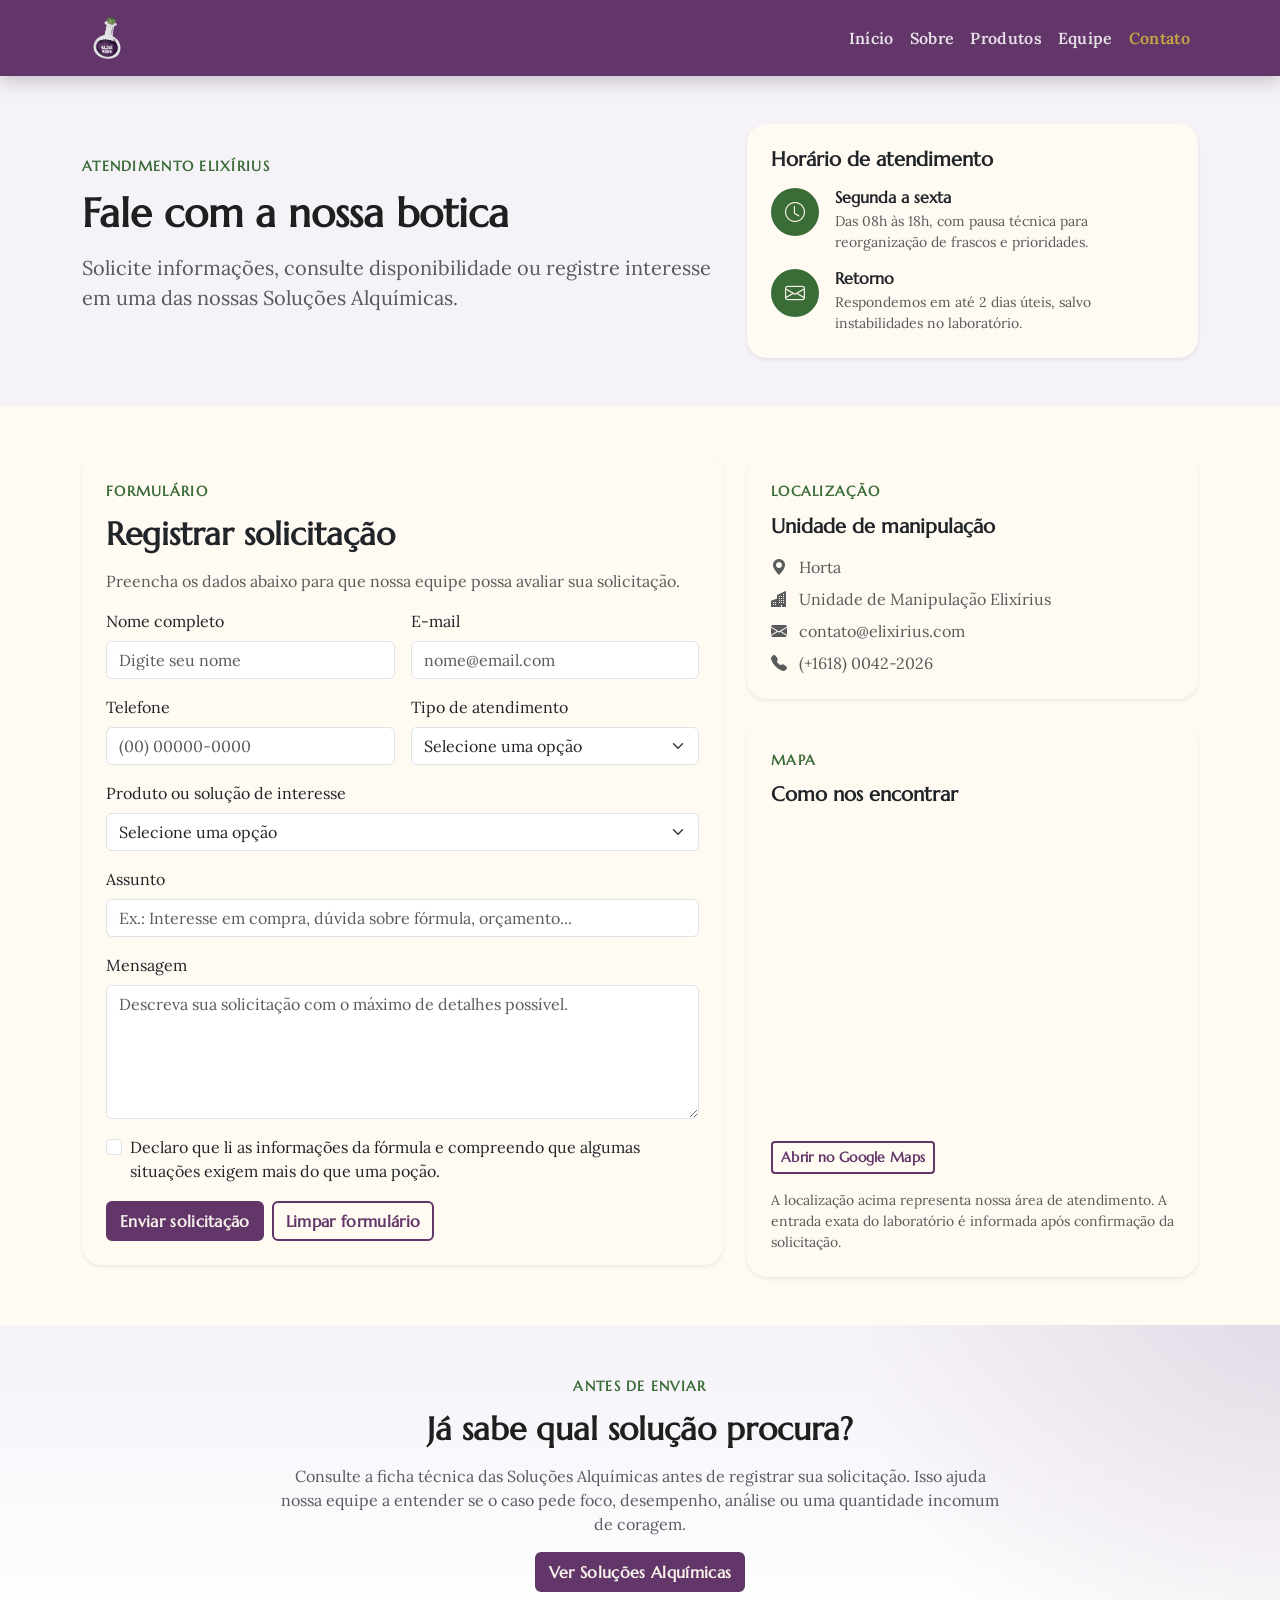
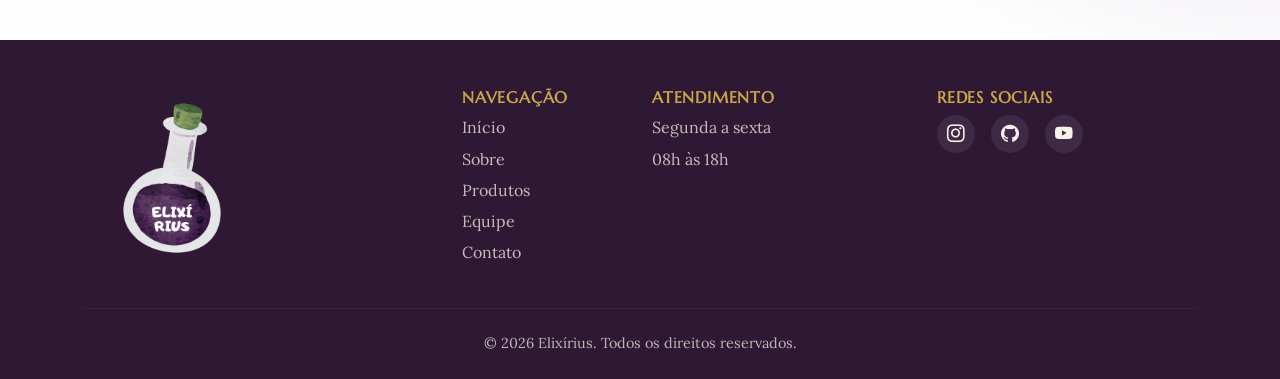
<file: contact.html>
<!DOCTYPE html>
<html lang="pt-BR">
<head>
    <meta charset="UTF-8">
    <meta name="viewport" content="width=device-width, initial-scale=1.0">
    <title>Contato | Elixírius</title>

    <!-- Bootstrap CSS -->
    <link
        href="https://cdn.jsdelivr.net/npm/bootstrap@5.3.8/dist/css/bootstrap.min.css"
        rel="stylesheet"
    >

    <!-- Bootstrap Icons -->
    <link
        rel="stylesheet"
        href="https://cdn.jsdelivr.net/npm/bootstrap-icons@1.11.3/font/bootstrap-icons.css"
    >

    <!-- Google Fonts -->
    <link rel="preconnect" href="https://fonts.googleapis.com">
    <link rel="preconnect" href="https://fonts.gstatic.com" crossorigin>
    <link 
        href="https://fonts.googleapis.com/css2?family=Lora:wght@400;500;600;700&family=Marcellus&display=swap" 
        rel="stylesheet"
    >

    <!-- CSS personalizado -->
    <link rel="stylesheet" href="css/style.css">
</head>

<body>
    <!-- Navbar -->
    <nav class="navbar navbar-expand-lg navbar-dark fixed-top navbar-elixirius">
        <div class="container">
            <a class="navbar-brand d-flex align-items-center gap-2" href="index.html">
                <img src="img/logo.png" alt="Logo Elixírius" class="logo-navbar">
            </a>

            <button
                class="navbar-toggler"
                type="button"
                data-bs-toggle="collapse"
                data-bs-target="#navbarElixirius"
                aria-controls="navbarElixirius"
                aria-expanded="false"
                aria-label="Abrir menu de navegação"
            >
                <span class="navbar-toggler-icon"></span>
            </button>

            <div class="collapse navbar-collapse" id="navbarElixirius">
                <ul class="navbar-nav ms-auto mb-2 mb-lg-0 align-items-lg-center">
                    <li class="nav-item">
                        <a class="nav-link" href="index.html">Início</a>
                    </li>

                    <li class="nav-item">
                        <a class="nav-link" href="about.html">Sobre</a>
                    </li>

                    <li class="nav-item">
                        <a class="nav-link" href="products.html">Produtos</a>
                    </li>

                    <li class="nav-item">
                        <a class="nav-link" href="team.html">Equipe</a>
                    </li>

                    <li class="nav-item">
                        <a class="nav-link active" aria-current="page" href="contact.html">Contato</a>
                    </li>
                </ul>
            </div>
        </div>
    </nav>

    <main>
        <!-- Cabeçalho da página -->
        <section class="py-5 section-intro">
            <div class="container">
                <div class="row align-items-center g-4">
                    <div class="col-lg-7">
                        <span class="section-label">Atendimento Elixírius</span>
                        <h1 class="fw-bold mb-3">Fale com a nossa botica</h1>
                        <p class="text-muted fs-5">
                            Solicite informações, consulte disponibilidade ou registre interesse em uma das nossas
                            Soluções Alquímicas.
                        </p>
                    </div>

                    <div class="col-lg-5">
                        <div class="card card-feature border-0 shadow-sm">
                            <div class="card-body p-4">
                                <h2 class="h5 fw-bold mb-3">Horário de atendimento</h2>

                                <div class="d-flex gap-3 mb-3">
                                    <div class="icon-box">
                                        <i class="bi bi-clock"></i>
                                    </div>
                                    <div>
                                        <h3 class="h6 fw-bold mb-1">Segunda a sexta</h3>
                                        <p class="small text-muted mb-0">
                                            Das 08h às 18h, com pausa técnica para reorganização de frascos e prioridades.
                                        </p>
                                    </div>
                                </div>

                                <div class="d-flex gap-3">
                                    <div class="icon-box">
                                        <i class="bi bi-envelope"></i>
                                    </div>
                                    <div>
                                        <h3 class="h6 fw-bold mb-1">Retorno</h3>
                                        <p class="small text-muted mb-0">
                                            Respondemos em até 2 dias úteis, salvo instabilidades no laboratório.
                                        </p>
                                    </div>
                                </div>

                            </div>
                        </div>
                    </div>
                </div>
            </div>
        </section>

        <!-- Formulário e informações -->
        <section class="py-5 section-products">
            <div class="container">
                <div class="row g-4">
                    <!-- Formulário -->
                    <div class="col-lg-7">
                        <div class="card border-0 shadow-sm card-feature">
                            <div class="card-body p-4">
                                <span class="section-label">Formulário</span>
                                <h2 class="fw-bold mb-3">Registrar solicitação</h2>
                                <p class="text-muted">
                                    Preencha os dados abaixo para que nossa equipe possa avaliar sua solicitação.
                                </p>

                                <form class="row g-3 needs-validation" novalidate>
                                    <div class="col-md-6">
                                        <label for="nome" class="form-label">Nome completo</label>
                                        <input type="text" class="form-control" id="nome" placeholder="Digite seu nome" required>
                                        <div class="invalid-feedback">
                                            Informe seu nome.
                                        </div>
                                    </div>

                                    <div class="col-md-6">
                                        <label for="email" class="form-label">E-mail</label>
                                        <input type="email" class="form-control" id="email" placeholder="nome@email.com" required>
                                        <div class="invalid-feedback">
                                            Informe um e-mail válido.
                                        </div>
                                    </div>

                                    <div class="col-md-6">
                                        <label for="telefone" class="form-label">Telefone</label>
                                        <input type="tel" class="form-control" id="telefone" placeholder="(00) 00000-0000">
                                    </div>

                                    <div class="col-md-6">
                                        <label for="tipoAtendimento" class="form-label">Tipo de atendimento</label>
                                        <select class="form-select" id="tipoAtendimento" required>
                                            <option selected disabled value="">Selecione uma opção</option>
                                            <option>Compra de Solução Alquímica</option>
                                            <option>Consulta sobre produto</option>
                                            <option>Relato de efeito observado</option>
                                            <option>Parceria institucional</option>
                                            <option>Outro assunto</option>
                                        </select>
                                        <div class="invalid-feedback">
                                            Selecione o tipo de atendimento.
                                        </div>
                                    </div>

                                    <div class="col-12">
                                        <label for="produtoInteresse" class="form-label">Produto ou solução de interesse</label>
                                        <select class="form-select" id="produtoInteresse" required>
                                            <option selected disabled value="">Selecione uma opção</option>
                                            <option>Poção de Foco Assíncrono</option>
                                            <option>Tônico de Reunião Produtiva</option>
                                            <option>Essência de Código Legado</option>
                                            <option>Elixírius Black</option>
                                            <option>Ampulheta de Infusão</option>
                                            <option>Frascos de Manipulação</option>
                                            <option>Ervas da Estação</option>
                                            <option>Grimório de Fórmulas</option>
                                            <option>Lampião de Bancada</option>
                                            <option>Ainda não sei</option>
                                        </select>
                                        <div class="invalid-feedback">
                                            Escolha uma opção para continuarmos.
                                        </div>
                                    </div>

                                    <div class="col-12">
                                        <label for="assunto" class="form-label">Assunto</label>
                                        <input type="text" class="form-control" id="assunto" placeholder="Ex.: Interesse em compra, dúvida sobre fórmula, orçamento..." required>
                                        <div class="invalid-feedback">
                                            Informe o assunto.
                                        </div>
                                    </div>

                                    <div class="col-12">
                                        <label for="mensagem" class="form-label">Mensagem</label>
                                        <textarea class="form-control" id="mensagem" rows="5" placeholder="Descreva sua solicitação com o máximo de detalhes possível." required></textarea>
                                        <div class="invalid-feedback">
                                            Escreva uma mensagem.
                                        </div>
                                    </div>

                                    <div class="col-12">
                                        <div class="form-check">
                                            <input class="form-check-input" type="checkbox" value="" id="termos" required>
                                            <label class="form-check-label" for="termos">
                                                Declaro que li as informações da fórmula e compreendo que algumas situações exigem mais do que uma poção.
                                            </label>
                                            <div class="invalid-feedback">
                                                É necessário confirmar a leitura antes do envio.
                                            </div>
                                        </div>
                                    </div>

                                    <div class="col-12 d-grid d-md-flex gap-2">
                                        <button class="btn btn-elixirius" type="submit">
                                            Enviar solicitação
                                        </button>

                                        <button class="btn btn-outline-elixirius" type="reset">
                                            Limpar formulário
                                        </button>
                                    </div>
                                </form>
                            </div>
                        </div>
                    </div>

                    <!-- Informações laterais -->
                    <div class="col-lg-5">
                        <div class="card border-0 shadow-sm card-feature mb-4">
                            <div class="card-body p-4">
                                <span class="section-label">Localização</span>
                                <h2 class="h5 fw-bold mb-3">Unidade de manipulação</h2>

                                <ul class="list-unstyled text-muted mb-0">
                                    <li class="mb-2">
                                        <i class="bi bi-geo-alt-fill me-2"></i>
                                        Horta
                                    </li>
                                    <li class="mb-2">
                                        <i class="bi bi-buildings-fill me-2"></i>
                                        Unidade de Manipulação Elixírius
                                    </li>
                                    <li class="mb-2">
                                        <i class="bi bi-envelope-fill me-2"></i>
                                        contato@elixirius.com
                                    </li>
                                    <li>
                                        <i class="bi bi-telephone-fill me-2"></i>
                                        (+1618) 0042-2026
                                    </li>
                                </ul>
                            </div>
                        </div>

                        <div class="card border-0 shadow-sm card-feature">
                            <div class="card-body p-4">
                                <span class="section-label">Mapa</span>
                                <h2 class="h5 fw-bold mb-3">Como nos encontrar</h2>

                                <div class="ratio ratio-4x3 rounded overflow-hidden">
                                    <iframe
                                        src="https://www.google.com/maps?q=65.2134738,11.4372405&output=embed"
                                        width="600"
                                        height="450"
                                        style="border:0;"
                                        allowfullscreen=""
                                        loading="lazy"
                                        referrerpolicy="no-referrer-when-downgrade"
                                        title="Mapa de localização da Elixírius">
                                    </iframe>
                                </div>

                                <a
                                    href="https://maps.app.goo.gl/Z7z2GGyYj82UjCxR7"
                                    target="_blank"
                                    rel="noopener noreferrer"
                                    class="btn btn-outline-elixirius btn-sm mt-3"
                                >
                                    Abrir no Google Maps
                                </a>

                                <p class="small text-muted mt-3 mb-0">
                                    A localização acima representa nossa área de atendimento. A entrada exata do laboratório
                                    é informada após confirmação da solicitação.
                                </p>
                            </div>
                        </div>
                    </div>
                </div>
            </div>
        </section>

        <section class="py-5 section-solutions">
            <div class="container">
                <div class="text-center">
                    <span class="section-label">Antes de enviar</span>
                    <h2 class="fw-bold mb-3">Já sabe qual solução procura?</h2>
                    <p class="text-muted mx-auto section-description">
                        Consulte a ficha técnica das Soluções Alquímicas antes de registrar sua solicitação.
                        Isso ajuda nossa equipe a entender se o caso pede foco, desempenho, análise ou uma quantidade
                        incomum de coragem.
                    </p>
                    <a href="products.html#alchemy-solutions" class="btn btn-elixirius">
                        Ver Soluções Alquímicas
                    </a>
                </div>
            </div>
        </section>
    </main>

    <!-- Footer -->
    <footer class="footer-elixirius pt-5 pb-4">
        <div class="container">
            <div class="row g-4">
                <div class="col-lg-4">
                    <img src="img/logo.png" alt="Logo Elixírius" class="logo-footer mb-3">
                </div>

                <div class="col-md-4 col-lg-2">
                    <h3 class="h6 footer-title">Navegação</h3>
                    <ul class="list-unstyled footer-list">
                        <li><a href="index.html">Início</a></li>
                        <li><a href="about.html">Sobre</a></li>
                        <li><a href="products.html">Produtos</a></li>
                        <li><a href="team.html">Equipe</a></li>
                        <li><a href="contact.html">Contato</a></li>
                    </ul>
                </div>

                <div class="col-md-4 col-lg-3">
                    <h3 class="h6 footer-title">Atendimento</h3>
                    <ul class="list-unstyled footer-list">
                        <li>Segunda a sexta</li>
                        <li>08h às 18h</li>
                    </ul>
                </div>

                <div class="col-md-4 col-lg-3">
                    <h3 class="h6 footer-title">Redes sociais</h3>
                    <div class="d-flex gap-3 social-icons">
                        <a href="https://www.instagram.com/" target="_blank" rel="noopener noreferrer" aria-label="Instagram">
                            <i class="bi bi-instagram"></i>
                        </a>

                        <a href="https://github.com/" target="_blank" rel="noopener noreferrer" aria-label="GitHub">
                            <i class="bi bi-github"></i>
                        </a>

                        <a href="https://www.youtube.com/" target="_blank" rel="noopener noreferrer" aria-label="YouTube">
                            <i class="bi bi-youtube"></i>
                        </a>
                    </div>
                </div>
            </div>

            <hr class="footer-divider my-4">

            <div class="text-center">
                <p class="mb-0 footer-small">
                    © 2026 Elixírius. Todos os direitos reservados.
                </p>
            </div>
        </div>
    </footer>

    <!-- Bootstrap JS -->
    <script src="https://cdn.jsdelivr.net/npm/bootstrap@5.3.8/dist/js/bootstrap.bundle.min.js"></script>

    <!-- JS personalizado -->
    <script src="js/script.js"></script>
</body>
</html>
</file>
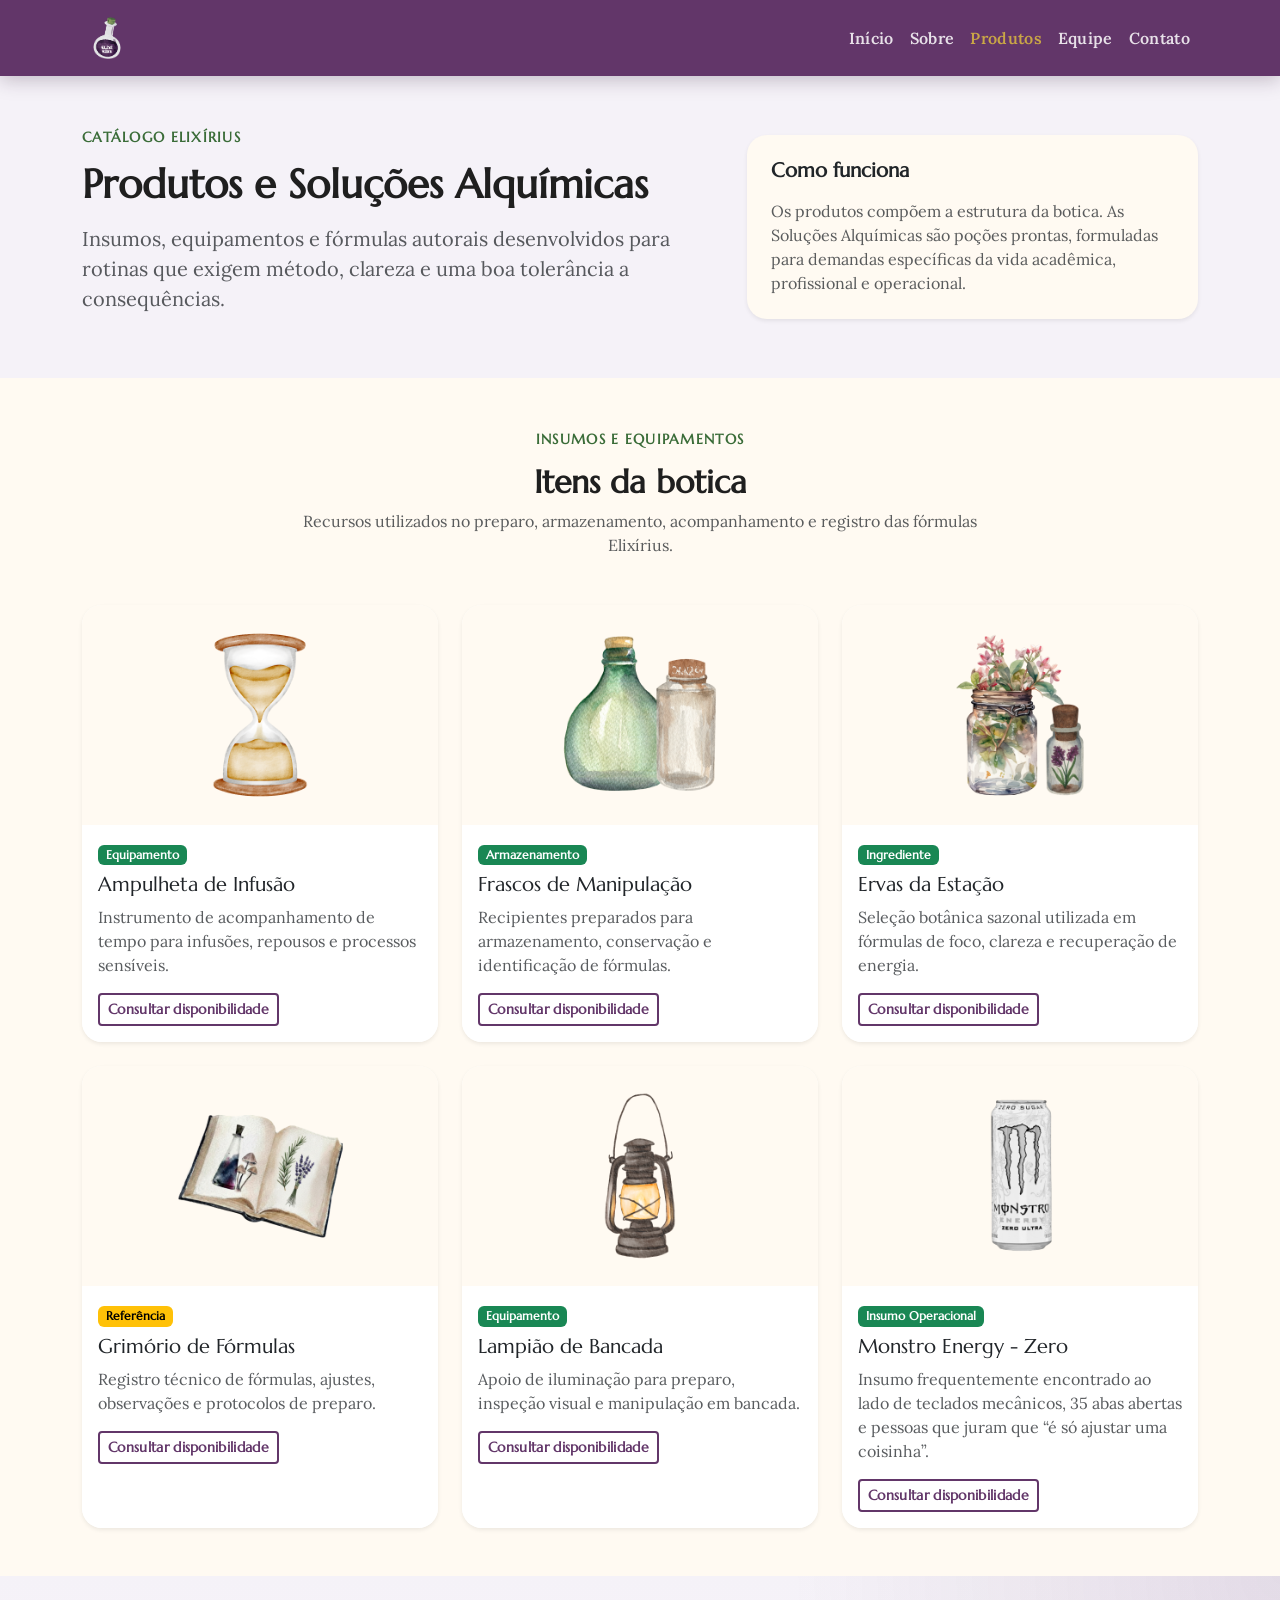
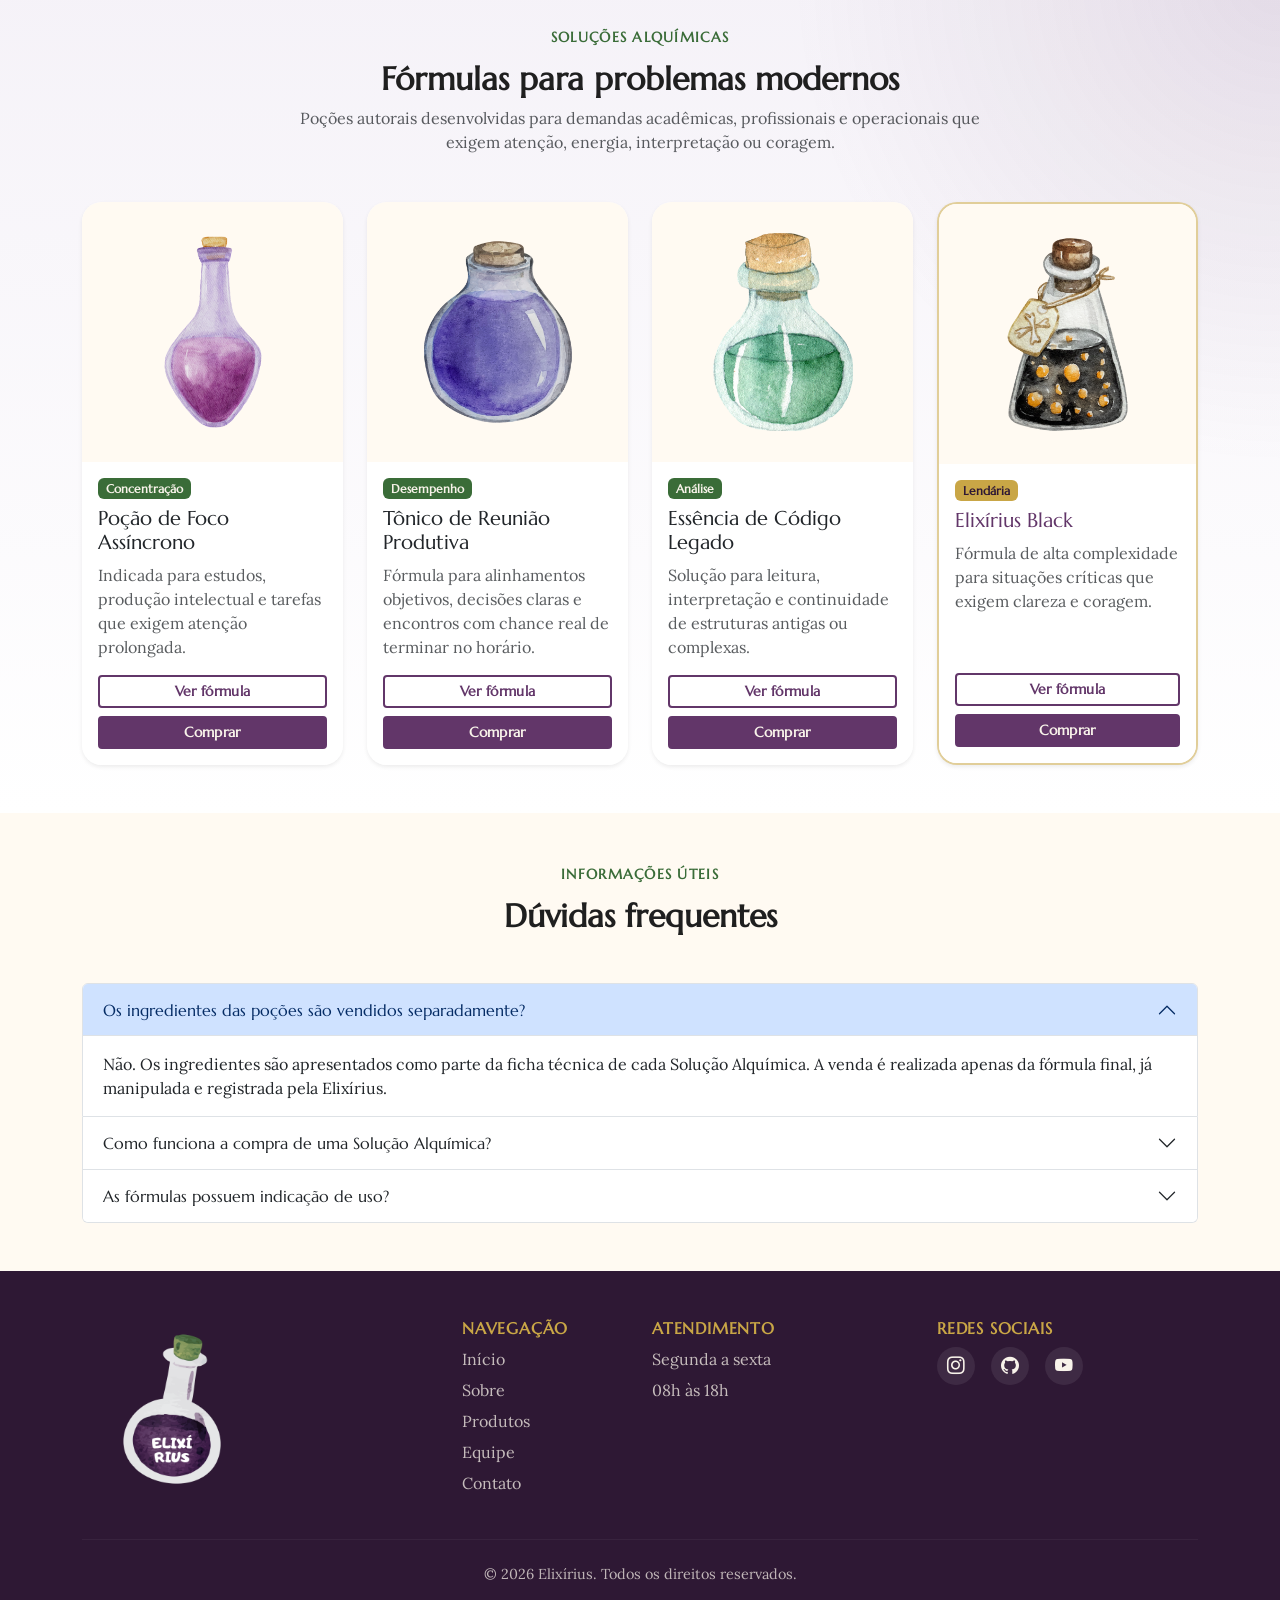
<file: products.html>
<!DOCTYPE html>
<html lang="pt-BR">
<head>
    <meta charset="UTF-8">
    <meta name="viewport" content="width=device-width, initial-scale=1.0">
    <title>Produtos | Elixírius</title>

    <!-- Bootstrap CSS -->
    <link
        href="https://cdn.jsdelivr.net/npm/bootstrap@5.3.8/dist/css/bootstrap.min.css"
        rel="stylesheet"
    >

    <!-- Bootstrap Icons -->
    <link
        rel="stylesheet"
        href="https://cdn.jsdelivr.net/npm/bootstrap-icons@1.11.3/font/bootstrap-icons.css"
    >

    <!-- Google Fonts -->
    <link rel="preconnect" href="https://fonts.googleapis.com">
    <link rel="preconnect" href="https://fonts.gstatic.com" crossorigin>
    <link 
        href="https://fonts.googleapis.com/css2?family=Lora:wght@400;500;600;700&family=Marcellus&display=swap" 
        rel="stylesheet"
    >

    <!-- CSS personalizado -->
    <link rel="stylesheet" href="css/style.css">
</head>

<body>
    <!-- Navbar -->
    <nav class="navbar navbar-expand-lg navbar-dark fixed-top navbar-elixirius">
        <div class="container">
            <a class="navbar-brand d-flex align-items-center gap-2" href="index.html">
                <img src="img/logo.png" alt="Logo Elixírius" class="logo-navbar">
            </a>

            <button
                class="navbar-toggler"
                type="button"
                data-bs-toggle="collapse"
                data-bs-target="#navbarElixirius"
                aria-controls="navbarElixirius"
                aria-expanded="false"
                aria-label="Abrir menu de navegação"
            >
                <span class="navbar-toggler-icon"></span>
            </button>

            <div class="collapse navbar-collapse" id="navbarElixirius">
                <ul class="navbar-nav ms-auto mb-2 mb-lg-0 align-items-lg-center">
                    <li class="nav-item">
                        <a class="nav-link" href="index.html">Início</a>
                    </li>

                    <li class="nav-item">
                        <a class="nav-link" href="about.html">Sobre</a>
                    </li>

                    <li class="nav-item">
                        <a class="nav-link active" aria-current="page" href="products.html">Produtos</a>
                    </li>

                    <li class="nav-item">
                        <a class="nav-link" href="team.html">Equipe</a>
                    </li>

                    <li class="nav-item">
                        <a class="nav-link" href="contact.html">Contato</a>
                    </li>
                </ul>
            </div>
        </div>
    </nav>

    <main>
        <!-- Cabeçalho da página -->
        <section class="py-5 section-intro">
            <div class="container">
                <div class="row align-items-center g-4">
                    <div class="col-lg-7">
                        <span class="section-label">Catálogo Elixírius</span>
                        <h1 class="fw-bold mb-3">Produtos e Soluções Alquímicas</h1>
                        <p class="text-muted fs-5">
                            Insumos, equipamentos e fórmulas autorais desenvolvidos para rotinas que exigem método,
                            clareza e uma boa tolerância a consequências.
                        </p>
                    </div>

                    <div class="col-lg-5">
                        <div class="card card-feature border-0 shadow-sm">
                            <div class="card-body p-4">
                                <h2 class="h5 fw-bold mb-3">Como funciona</h2>
                                <p class="text-muted mb-0">
                                    Os produtos compõem a estrutura da botica. As Soluções Alquímicas são poções
                                    prontas, formuladas para demandas específicas da vida acadêmica, profissional e
                                    operacional.
                                </p>
                            </div>
                        </div>
                    </div>
                </div>
            </div>
        </section>

        <!-- Insumos e Equipamentos -->
        <section class="py-5 section-products">
            <div class="container">
                <div class="text-center mb-5">
                    <span class="section-label">Insumos e Equipamentos</span>
                    <h2 class="fw-bold">Itens da botica</h2>
                    <p class="text-muted mx-auto section-description">
                        Recursos utilizados no preparo, armazenamento, acompanhamento e registro das fórmulas Elixírius.
                    </p>
                </div>

                <div class="row g-4">
                    <div class="col-md-6 col-lg-4">
                        <div class="card h-100 product-card border-0 shadow-sm">
                            <img src="img/products/infusion-hourglass.png" class="card-img-top" alt="Ampulheta de Infusão">
                            <div class="card-body">
                                <span class="badge text-bg-success mb-2">Equipamento</span>
                                <h3 class="h5 card-title">Ampulheta de Infusão</h3>
                                <p class="card-text text-muted">
                                    Instrumento de acompanhamento de tempo para infusões, repousos e processos sensíveis.
                                </p>
                                <a href="contact.html" class="btn btn-outline-elixirius btn-sm">Consultar disponibilidade</a>
                            </div>
                        </div>
                    </div>

                    <div class="col-md-6 col-lg-4">
                        <div class="card h-100 product-card border-0 shadow-sm">
                            <img src="img/products/compounding-bottles.png" class="card-img-top" alt="Frascos de Manipulação">
                            <div class="card-body">
                                <span class="badge text-bg-success mb-2">Armazenamento</span>
                                <h3 class="h5 card-title">Frascos de Manipulação</h3>
                                <p class="card-text text-muted">
                                    Recipientes preparados para armazenamento, conservação e identificação de fórmulas.
                                </p>
                                <a href="contact.html" class="btn btn-outline-elixirius btn-sm">Consultar disponibilidade</a>
                            </div>
                        </div>
                    </div>

                    <div class="col-md-6 col-lg-4">
                        <div class="card h-100 product-card border-0 shadow-sm">
                            <img src="img/products/seasonal-herbs.png" class="card-img-top" alt="Ervas da Estação">
                            <div class="card-body">
                                <span class="badge text-bg-success mb-2">Ingrediente</span>
                                <h3 class="h5 card-title">Ervas da Estação</h3>
                                <p class="card-text text-muted">
                                    Seleção botânica sazonal utilizada em fórmulas de foco, clareza e recuperação de energia.
                                </p>
                                <a href="contact.html" class="btn btn-outline-elixirius btn-sm">Consultar disponibilidade</a>
                            </div>
                        </div>
                    </div>

                    <div class="col-md-6 col-lg-4">
                        <div class="card h-100 product-card border-0 shadow-sm">
                            <img src="img/products/formula-grimoire.png" class="card-img-top" alt="Grimório de Fórmulas">
                            <div class="card-body">
                                <span class="badge text-bg-warning mb-2">Referência</span>
                                <h3 class="h5 card-title">Grimório de Fórmulas</h3>
                                <p class="card-text text-muted">
                                    Registro técnico de fórmulas, ajustes, observações e protocolos de preparo.
                                </p>
                                <a href="contact.html" class="btn btn-outline-elixirius btn-sm">Consultar disponibilidade</a>
                            </div>
                        </div>
                    </div>

                    <div class="col-md-6 col-lg-4">
                        <div class="card h-100 product-card border-0 shadow-sm">
                            <img src="img/products/workbench-lantern.png" class="card-img-top" alt="Lampião de Bancada">
                            <div class="card-body">
                                <span class="badge text-bg-success mb-2">Equipamento</span>
                                <h3 class="h5 card-title">Lampião de Bancada</h3>
                                <p class="card-text text-muted">
                                    Apoio de iluminação para preparo, inspeção visual e manipulação em bancada.
                                </p>
                                <a href="contact.html" class="btn btn-outline-elixirius btn-sm">Consultar disponibilidade</a>
                            </div>
                        </div>
                    </div>

                    <div class="col-md-6 col-lg-4">
                        <div class="card h-100 product-card border-0 shadow-sm">
                            <img src="img/ingredients/elixirius-black/monstro-energy-zero-acucar.png" class="card-img-top" alt="Monstro Energy">
                            <div class="card-body">
                                <span class="badge text-bg-success mb-2">Insumo Operacional</span>
                                <h3 class="h5 card-title">Monstro Energy - Zero</h3>
                                <p class="card-text text-muted">
                                    Insumo frequentemente encontrado ao lado de teclados mecânicos, 35 abas abertas e pessoas que juram que “é só ajustar uma coisinha”.
                                </p>
                                <a href="contact.html" class="btn btn-outline-elixirius btn-sm">Consultar disponibilidade</a>
                            </div>
                        </div>
                    </div>
                </div>
            </div>
        </section>

        <!-- Soluções Alquímicas -->
        <section id="alchemy-solutions" class="py-5 section-solutions">
            <div class="container">
                <div class="text-center mb-5">
                    <span class="section-label">Soluções Alquímicas</span>
                    <h2 class="fw-bold">Fórmulas para problemas modernos</h2>
                    <p class="text-muted mx-auto section-description">
                        Poções autorais desenvolvidas para demandas acadêmicas, profissionais e operacionais que exigem
                        atenção, energia, interpretação ou coragem.
                    </p>
                </div>

                <div class="row g-4">
                    <!-- Poção de Foco Assíncrono -->
                    <div class="col-md-6 col-lg-3">
                        <div class="card h-100 solution-card border-0 shadow-sm">
                            <img src="img/solutions/async-focus-potion.png" class="card-img-top" alt="Poção de Foco Assíncrono">
                            <div class="card-body d-flex flex-column">
                                <span class="badge badge-solution mb-2 align-self-start">Concentração</span>
                                <h3 class="h5 card-title">Poção de Foco Assíncrono</h3>
                                <p class="card-text text-muted">
                                    Indicada para estudos, produção intelectual e tarefas que exigem atenção prolongada.
                                </p>

                                <div class="mt-auto d-grid gap-2">
                                    <button class="btn btn-outline-elixirius btn-sm" data-bs-toggle="modal" data-bs-target="#asyncFocusModal">
                                        Ver fórmula
                                    </button>
                                    <a href="contact.html" class="btn btn-elixirius btn-sm">Comprar</a>
                                </div>
                            </div>
                        </div>
                    </div>

                    <!-- Tônico de Reunião Produtiva -->
                    <div class="col-md-6 col-lg-3">
                        <div class="card h-100 solution-card border-0 shadow-sm">
                            <img src="img/solutions/productive-meeting-tonic.png" class="card-img-top" alt="Tônico de Reunião Produtiva">
                            <div class="card-body d-flex flex-column">
                                <span class="badge badge-solution mb-2 align-self-start">Desempenho</span>
                                <h3 class="h5 card-title">Tônico de Reunião Produtiva</h3>
                                <p class="card-text text-muted">
                                    Fórmula para alinhamentos objetivos, decisões claras e encontros com chance real de terminar no horário.
                                </p>

                                <div class="mt-auto d-grid gap-2">
                                    <button class="btn btn-outline-elixirius btn-sm" data-bs-toggle="modal" data-bs-target="#meetingTonicModal">
                                        Ver fórmula
                                    </button>
                                    <a href="contact.html" class="btn btn-elixirius btn-sm">Comprar</a>
                                </div>
                            </div>
                        </div>
                    </div>

                    <!-- Essência de Código Legado -->
                    <div class="col-md-6 col-lg-3">
                        <div class="card h-100 solution-card border-0 shadow-sm">
                            <img src="img/solutions/legacy-code-essence.png" class="card-img-top" alt="Essência de Código Legado">
                            <div class="card-body d-flex flex-column">
                                <span class="badge badge-solution mb-2 align-self-start">Análise</span>
                                <h3 class="h5 card-title">Essência de Código Legado</h3>
                                <p class="card-text text-muted">
                                    Solução para leitura, interpretação e continuidade de estruturas antigas ou complexas.
                                </p>

                                <div class="mt-auto d-grid gap-2">
                                    <button class="btn btn-outline-elixirius btn-sm" data-bs-toggle="modal" data-bs-target="#legacyEssenceModal">
                                        Ver fórmula
                                    </button>
                                    <a href="contact.html" class="btn btn-elixirius btn-sm">Comprar</a>
                                </div>
                            </div>
                        </div>
                    </div>

                    <!-- Elixírius Black -->
                    <div class="col-md-6 col-lg-3">
                        <div class="card h-100 solution-card border-0 shadow-sm legendary-card">
                            <img src="img/solutions/elixirius-black.png" class="card-img-top" alt="Elixírius Black">
                            <div class="card-body d-flex flex-column">
                                <span class="badge badge-legendary mb-2 align-self-start">Lendária</span>
                                <h3 class="h5 card-title">Elixírius Black</h3>
                                <p class="card-text text-muted">
                                    Fórmula de alta complexidade para situações críticas que exigem clareza e coragem.
                                </p>

                                <div class="mt-auto d-grid gap-2">
                                    <button class="btn btn-outline-elixirius btn-sm" data-bs-toggle="modal" data-bs-target="#elixiriusBlackModal">
                                        Ver fórmula
                                    </button>
                                    <a href="contact.html" class="btn btn-elixirius btn-sm">Comprar</a>
                                </div>
                            </div>
                        </div>
                    </div>
                </div>
            </div>
        </section>

        <!-- Accordion / FAQ -->
        <section class="py-5 section-products">
            <div class="container">
                <div class="text-center mb-5">
                    <span class="section-label">Informações úteis</span>
                    <h2 class="fw-bold">Dúvidas frequentes</h2>
                </div>

                <div class="accordion" id="productsAccordion">
                    <div class="accordion-item">
                        <h2 class="accordion-header" id="headingOne">
                            <button class="accordion-button" type="button" data-bs-toggle="collapse" data-bs-target="#collapseOne" aria-expanded="true" aria-controls="collapseOne">
                                Os ingredientes das poções são vendidos separadamente?
                            </button>
                        </h2>
                        <div id="collapseOne" class="accordion-collapse collapse show" aria-labelledby="headingOne" data-bs-parent="#productsAccordion">
                            <div class="accordion-body">
                                Não. Os ingredientes são apresentados como parte da ficha técnica de cada Solução Alquímica.
                                A venda é realizada apenas da fórmula final, já manipulada e registrada pela Elixírius.
                            </div>
                        </div>
                    </div>

                    <div class="accordion-item">
                        <h2 class="accordion-header" id="headingTwo">
                            <button class="accordion-button collapsed" type="button" data-bs-toggle="collapse" data-bs-target="#collapseTwo" aria-expanded="false" aria-controls="collapseTwo">
                                Como funciona a compra de uma Solução Alquímica?
                            </button>
                        </h2>
                        <div id="collapseTwo" class="accordion-collapse collapse" aria-labelledby="headingTwo" data-bs-parent="#productsAccordion">
                            <div class="accordion-body">
                                Ao clicar em “Comprar”, o visitante será direcionado para a página de contato, onde poderá registrar
                                interesse na poção escolhida e informar a necessidade de uso.
                            </div>
                        </div>
                    </div>

                    <div class="accordion-item">
                        <h2 class="accordion-header" id="headingThree">
                            <button class="accordion-button collapsed" type="button" data-bs-toggle="collapse" data-bs-target="#collapseThree" aria-expanded="false" aria-controls="collapseThree">
                                As fórmulas possuem indicação de uso?
                            </button>
                        </h2>
                        <div id="collapseThree" class="accordion-collapse collapse" aria-labelledby="headingThree" data-bs-parent="#productsAccordion">
                            <div class="accordion-body">
                                Sim. Cada poção possui indicação, classificação, ingredientes principais, efeito esperado e advertência.
                                Nem toda situação exige uma poção. Algumas exigem planejamento. Outras já passaram dessa fase.
                            </div>
                        </div>
                    </div>
                </div>
            </div>
        </section>

    </main>

    <!-- Modal: Poção de Foco Assíncrono -->
    <div class="modal fade" id="asyncFocusModal" tabindex="-1" aria-labelledby="asyncFocusModalLabel" aria-hidden="true">
        <div class="modal-dialog modal-lg modal-dialog-centered">
            <div class="modal-content">
                <div class="modal-header">
                    <div>
                        <span class="badge badge-solution mb-2">Concentração</span>
                        <h1 class="modal-title fs-4" id="asyncFocusModalLabel">Poção de Foco Assíncrono</h1>
                    </div>
                    <button type="button" class="btn-close" data-bs-dismiss="modal" aria-label="Fechar"></button>
                </div>

                <div class="modal-body">
                    <p class="text-muted">
                        Indicada para períodos de concentração prolongada, estudos, produção intelectual e tarefas que exigem silêncio externo e interno.
                    </p>

                    <h2 class="h6 fw-bold mt-4">Ingredientes principais</h2>
                    <div class="row g-3">
                        <div class="col-md-4 text-center">
                            <img src="img/ingredients/async-focus/serene-latency-mushroom.png" class="img-fluid" alt="Cogumelo de Latência Serena">
                            <h3 class="h6 mt-2">Cogumelo de Latência Serena</h3>
                            <p class="small text-muted">Reduz impulsos de interrupção e favorece respostas mais estáveis.</p>
                        </div>

                        <div class="col-md-4 text-center">
                            <img src="img/ingredients/async-focus/low-noise-lavender.png" class="img-fluid" alt="Lavanda de Baixo Ruído">
                            <h3 class="h6 mt-2">Lavanda de Baixo Ruído</h3>
                            <p class="small text-muted">Auxilia na redução de distrações e interferências externas.</p>
                        </div>

                        <div class="col-md-4 text-center">
                            <img src="img/ingredients/async-focus/persistent-memory-rosemary.png" class="img-fluid" alt="Alecrim de Memória Persistente">
                            <h3 class="h6 mt-2">Alecrim de Memória Persistente</h3>
                            <p class="small text-muted">Mantém a linha de raciocínio ativa durante tarefas prolongadas.</p>
                        </div>
                    </div>

                    <h2 class="h6 fw-bold mt-4">Efeito esperado</h2>
                    <p class="text-muted">
                        Favorece foco contínuo, redução de interferências e manutenção da linha de pensamento.
                    </p>

                    <h2 class="h6 fw-bold mt-4">Advertência</h2>
                    <p class="text-muted mb-0">
                        Não bloqueia notificações. Apenas melhora sua capacidade de fingir que não viu.
                    </p>
                </div>

                <div class="modal-footer">
                    <a href="contact.html" class="btn btn-elixirius">Comprar poção</a>
                    <button type="button" class="btn btn-secondary" data-bs-dismiss="modal">Fechar</button>
                </div>
            </div>
        </div>
    </div>

    <!-- Modal: Tônico de Reunião Produtiva -->
    <div class="modal fade" id="meetingTonicModal" tabindex="-1" aria-labelledby="meetingTonicModalLabel" aria-hidden="true">
        <div class="modal-dialog modal-lg modal-dialog-centered">
            <div class="modal-content">
                <div class="modal-header">
                    <div>
                        <span class="badge badge-solution mb-2">Desempenho</span>
                        <h1 class="modal-title fs-4" id="meetingTonicModalLabel">Tônico de Reunião Produtiva</h1>
                    </div>
                    <button type="button" class="btn-close" data-bs-dismiss="modal" aria-label="Fechar"></button>
                </div>

                <div class="modal-body">
                    <p class="text-muted">
                        Fórmula desenvolvida para alinhamentos objetivos, decisões claras e encontros com chance real de terminar no horário.
                    </p>

                    <h2 class="h6 fw-bold mt-4">Ingredientes principais</h2>
                    <div class="row g-3">
                        <div class="col-md-4 text-center">
                            <img src="img/ingredients/productive-meeting-tonic/agenda-clarity-mushroom.png" class="img-fluid" alt="Cogumelo de Pauta Clara">
                            <h3 class="h6 mt-2">Cogumelo de Pauta Clara</h3>
                            <p class="small text-muted">Ajuda a manter o assunto dentro do escopo originalmente combinado.</p>
                        </div>

                        <div class="col-md-4 text-center">
                            <img src="img/ingredients/productive-meeting-tonic/blueberry-alignment-slice.png" class="img-fluid" alt="Fatia de Alinhamento">
                            <h3 class="h6 mt-2">Fatia de Alinhamento</h3>
                            <p class="small text-muted">Favorece adesão quando o convite menciona coffee break.</p>
                        </div>

                        <div class="col-md-4 text-center">
                            <img src="img/ingredients/productive-meeting-tonic/espresso-continuity-infusion.png" class="img-fluid" alt="Infusão de Continuidade">
                            <h3 class="h6 mt-2">Infusão de Continuidade</h3>
                            <p class="small text-muted">Mantém a equipe operacional até o encerramento, ou até surgir outro tópico.</p>
                        </div>
                    </div>

                    <h2 class="h6 fw-bold mt-4">Efeito esperado</h2>
                    <p class="text-muted">
                        Estimula objetividade, síntese e participação suficiente para que a reunião pareça planejada.
                    </p>

                    <h2 class="h6 fw-bold mt-4">Advertência</h2>
                    <p class="text-muted mb-0">
                        Não substitui liderança, planejamento ou objetividade. Mas melhora consideravelmente a percepção geral quando servido com café.
                    </p>
                </div>

                <div class="modal-footer">
                    <a href="contact.html" class="btn btn-elixirius">Comprar poção</a>
                    <button type="button" class="btn btn-secondary" data-bs-dismiss="modal">Fechar</button>
                </div>
            </div>
        </div>
    </div>

    <!-- Modal: Essência de Código Legado -->
    <div class="modal fade" id="legacyEssenceModal" tabindex="-1" aria-labelledby="legacyEssenceModalLabel" aria-hidden="true">
        <div class="modal-dialog modal-lg modal-dialog-centered">
            <div class="modal-content">
                <div class="modal-header">
                    <div>
                        <span class="badge badge-solution mb-2">Análise</span>
                        <h1 class="modal-title fs-4" id="legacyEssenceModalLabel">Essência de Código Legado</h1>
                    </div>
                    <button type="button" class="btn-close" data-bs-dismiss="modal" aria-label="Fechar"></button>
                </div>

                <div class="modal-body">
                    <p class="text-muted">
                        Indicada para manutenção, interpretação e continuidade de estruturas que seguem funcionando por motivos que já não podem ser explicados com segurança.
                    </p>

                    <h2 class="h6 fw-bold mt-4">Ingredientes principais</h2>
                    <div class="row g-3">
                        <div class="col-md-4 text-center">
                            <img src="img/ingredients/legacy-code-essence/backward-compatibility-mushroom.png" class="img-fluid" alt="Cogumelo de Compatibilidade Retroativa">
                            <h3 class="h6 mt-2">Cogumelo de Compatibilidade Retroativa</h3>
                            <p class="small text-muted">Favorece adaptação a estruturas antigas sem provocar colapsos inesperados.</p>
                        </div>

                        <div class="col-md-4 text-center">
                            <img src="img/ingredients/legacy-code-essence/encapsulated-module-cocoon.png" class="img-fluid" alt="Casulo de Módulo Encapsulado">
                            <h3 class="h6 mt-2">Casulo de Módulo Encapsulado</h3>
                            <p class="small text-muted">Protege partes sensíveis que ninguém abre sem necessidade real.</p>
                        </div>

                        <div class="col-md-4 text-center">
                            <img src="img/ingredients/legacy-code-essence/recursive-patience-daisy.png" class="img-fluid" alt="Margarida de Paciência Recursiva">
                            <h3 class="h6 mt-2">Margarida de Paciência Recursiva</h3>
                            <p class="small text-muted">Auxilia na calma durante ciclos longos de análise e revisão.</p>
                        </div>
                    </div>

                    <h2 class="h6 fw-bold mt-4">Efeito esperado</h2>
                    <p class="text-muted">
                        Melhora leitura estrutural, paciência técnica e capacidade de intervir sem derrubar o que ainda funciona.
                    </p>

                    <h2 class="h6 fw-bold mt-4">Advertência</h2>
                    <p class="text-muted mb-0">
                        Pode gerar compreensão profunda do problema. Em alguns casos, isso é exatamente o problema.
                    </p>
                </div>

                <div class="modal-footer">
                    <a href="contact.html" class="btn btn-elixirius">Comprar poção</a>
                    <button type="button" class="btn btn-secondary" data-bs-dismiss="modal">Fechar</button>
                </div>
            </div>
        </div>
    </div>

    <!-- Modal: Elixírius Black -->
    <div class="modal fade" id="elixiriusBlackModal" tabindex="-1" aria-labelledby="elixiriusBlackModalLabel" aria-hidden="true">
        <div class="modal-dialog modal-lg modal-dialog-centered">
            <div class="modal-content">
                <div class="modal-header">
                    <div>
                        <span class="badge badge-legendary mb-2">Lendária</span>
                        <h1 class="modal-title fs-4" id="elixiriusBlackModalLabel">Elixírius Black</h1>
                    </div>
                    <button type="button" class="btn-close" data-bs-dismiss="modal" aria-label="Fechar"></button>
                </div>

                <div class="modal-body">
                    <p class="text-muted">
                        Fórmula de alta complexidade, reservada para cenários críticos que exigem clareza, energia e disposição emocional para descobrir o que realmente estava acontecendo.
                    </p>

                    <h2 class="h6 fw-bold mt-4">Ingredientes principais</h2>
                    <div class="row g-3">
                        <div class="col-md-3 text-center">
                            <img src="img/ingredients/elixirius-black/night-watch-mushroom.png" class="img-fluid" alt="Cogumelo da Vigília Noturna">
                            <h3 class="h6 mt-2">Cogumelo da Vigília Noturna</h3>
                            <p class="small text-muted">Sustenta atenção em cenários críticos e favorece alerta prolongado.</p>
                        </div>

                        <div class="col-md-3 text-center">
                            <img src="img/ingredients/elixirius-black/spectral-witness.png" class="img-fluid" alt="Testemunha Espectral">
                            <h3 class="h6 mt-2">Testemunha Espectral</h3>
                            <p class="small text-muted">Revela o que estava oculto, mal documentado ou ignorado.</p>
                        </div>

                        <div class="col-md-3 text-center">
                            <img src="img/ingredients/elixirius-black/omen-nest.png" class="img-fluid" alt="Ninho de Presságio">
                            <h3 class="h6 mt-2">Ninho de Presságio</h3>
                            <p class="small text-muted">Favorece leitura de risco e percepção antecipada de impacto.</p>
                        </div>

                        <div class="col-md-3 text-center">
                            <img src="img/ingredients/elixirius-black/monstro-energy-zero-acucar.png" class="img-fluid" alt="Monstro Energy - Zero açúcar">
                            <h3 class="h6 mt-2">Monstro Energy</h3>
                            <p class="small text-muted">Mantém prontidão quando descansar deixou de ser uma opção realista.</p>
                        </div>
                    </div>

                    <h2 class="h6 fw-bold mt-4">Efeito esperado</h2>
                    <p class="text-muted">
                        Amplia clareza, energia e tolerância à verdade em situações de alta pressão.
                    </p>

                    <h2 class="h6 fw-bold mt-4">Advertência</h2>
                    <p class="text-muted mb-0">
                        Pode revelar falhas antigas, decisões apressadas e verdades que estavam funcionando melhor enquanto permaneciam ocultas.
                    </p>
                </div>

                <div class="modal-footer">
                    <a href="contact.html" class="btn btn-elixirius">Comprar poção</a>
                    <button type="button" class="btn btn-secondary" data-bs-dismiss="modal">Fechar</button>
                </div>
            </div>
        </div>
    </div>

    <!-- Footer -->
    <footer class="footer-elixirius pt-5 pb-4">
        <div class="container">
            <div class="row g-4">
                <div class="col-lg-4">
                    <img src="img/logo.png" alt="Logo Elixírius" class="logo-footer mb-3">
                </div>

                <div class="col-md-4 col-lg-2">
                    <h3 class="h6 footer-title">Navegação</h3>
                    <ul class="list-unstyled footer-list">
                        <li><a href="index.html">Início</a></li>
                        <li><a href="about.html">Sobre</a></li>
                        <li><a href="products.html">Produtos</a></li>
                        <li><a href="team.html">Equipe</a></li>
                        <li><a href="contact.html">Contato</a></li>
                    </ul>
                </div>

                <div class="col-md-4 col-lg-3">
                    <h3 class="h6 footer-title">Atendimento</h3>
                    <ul class="list-unstyled footer-list">
                        <li>Segunda a sexta</li>
                        <li>08h às 18h</li>
                    </ul>
                </div>

                <div class="col-md-4 col-lg-3">
                    <h3 class="h6 footer-title">Redes sociais</h3>
                    <div class="d-flex gap-3 social-icons">
                        <a href="https://www.instagram.com/" target="_blank" rel="noopener noreferrer" aria-label="Instagram">
                            <i class="bi bi-instagram"></i>
                        </a>

                        <a href="https://github.com/" target="_blank" rel="noopener noreferrer" aria-label="GitHub">
                            <i class="bi bi-github"></i>
                        </a>

                        <a href="https://www.youtube.com/" target="_blank" rel="noopener noreferrer" aria-label="YouTube">
                            <i class="bi bi-youtube"></i>
                        </a>
                    </div>
                </div>
            </div>

            <hr class="footer-divider my-4">

            <div class="text-center">
                <p class="mb-0 footer-small">
                    © 2026 Elixírius. Todos os direitos reservados.
                </p>
            </div>
        </div>
    </footer>

    <!-- Bootstrap JS -->
    <script src="https://cdn.jsdelivr.net/npm/bootstrap@5.3.8/dist/js/bootstrap.bundle.min.js"></script>

    <!-- JS personalizado -->
    <script src="js/script.js"></script>
</body>
</html>
</file>
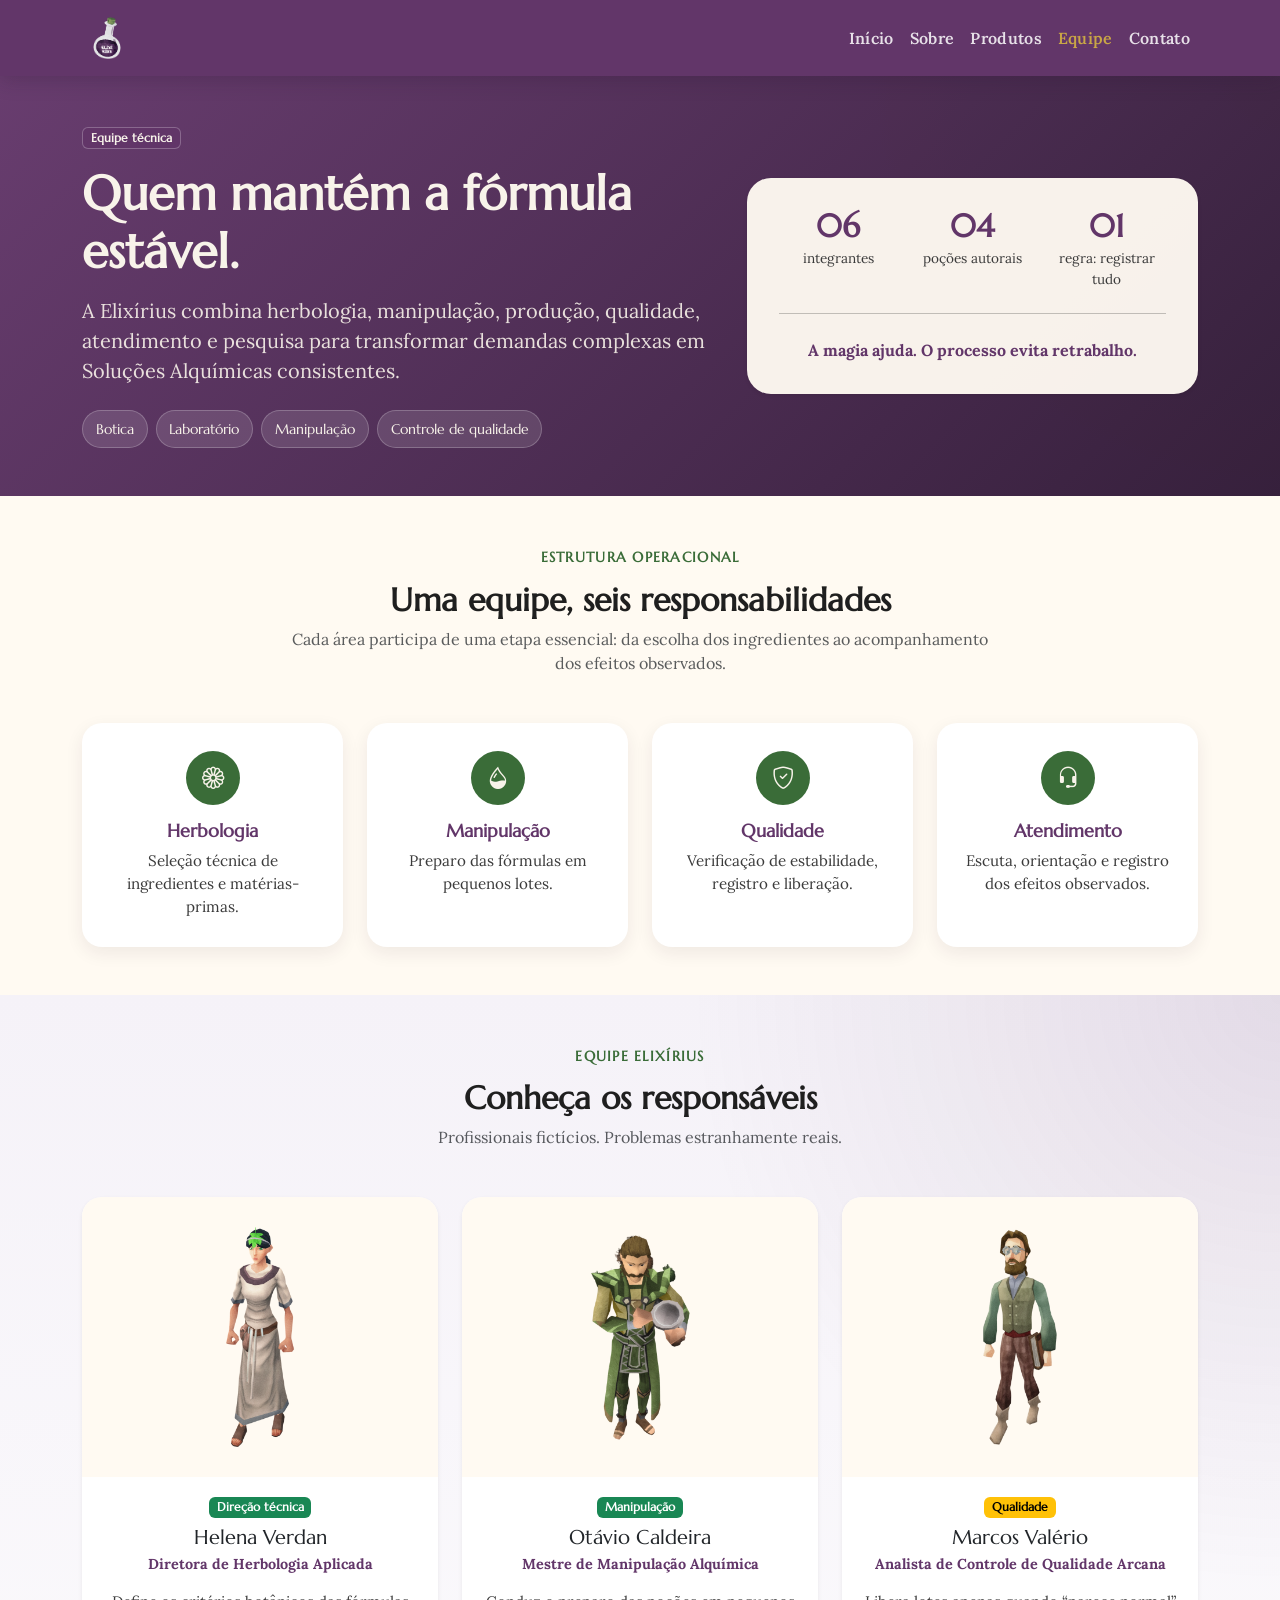
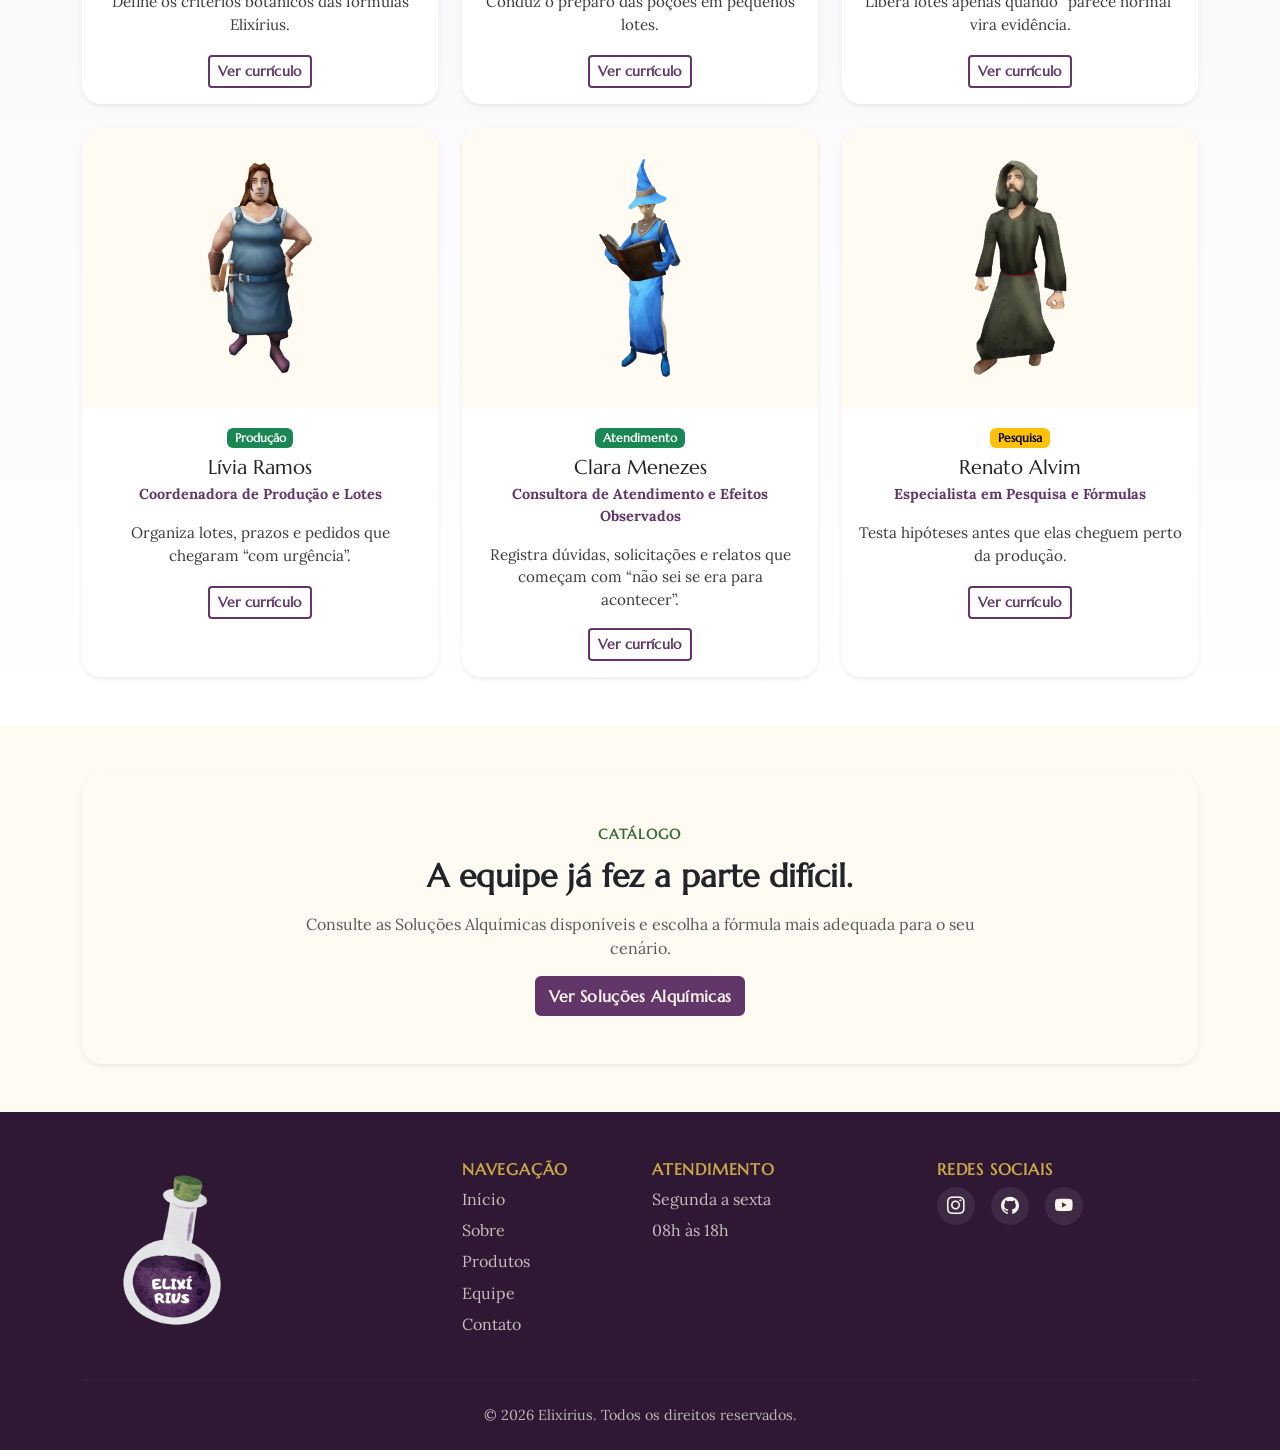
<file: team.html>
<!DOCTYPE html>
<html lang="pt-BR">
<head>
    <meta charset="UTF-8">
    <meta name="viewport" content="width=device-width, initial-scale=1.0">
    <title>Equipe | Elixírius</title>

    <!-- Bootstrap CSS -->
    <link
        href="https://cdn.jsdelivr.net/npm/bootstrap@5.3.8/dist/css/bootstrap.min.css"
        rel="stylesheet"
    >

    <!-- Bootstrap Icons -->
    <link
        rel="stylesheet"
        href="https://cdn.jsdelivr.net/npm/bootstrap-icons@1.11.3/font/bootstrap-icons.css"
    >

    <!-- Google Fonts -->
    <link rel="preconnect" href="https://fonts.googleapis.com">
    <link rel="preconnect" href="https://fonts.gstatic.com" crossorigin>
    <link 
        href="https://fonts.googleapis.com/css2?family=Lora:wght@400;500;600;700&family=Marcellus&display=swap" 
        rel="stylesheet"
    >

    <!-- CSS personalizado -->
    <link rel="stylesheet" href="css/style.css">
</head>

<body>
    <!-- Navbar -->
    <nav class="navbar navbar-expand-lg navbar-dark fixed-top navbar-elixirius">
        <div class="container">
            <a class="navbar-brand d-flex align-items-center gap-2" href="index.html">
                <img src="img/logo.png" alt="Logo Elixírius" class="logo-navbar">
            </a>

            <button
                class="navbar-toggler"
                type="button"
                data-bs-toggle="collapse"
                data-bs-target="#navbarElixirius"
                aria-controls="navbarElixirius"
                aria-expanded="false"
                aria-label="Abrir menu de navegação"
            >
                <span class="navbar-toggler-icon"></span>
            </button>

            <div class="collapse navbar-collapse" id="navbarElixirius">
                <ul class="navbar-nav ms-auto mb-2 mb-lg-0 align-items-lg-center">
                    <li class="nav-item">
                        <a class="nav-link" href="index.html">Início</a>
                    </li>

                    <li class="nav-item">
                        <a class="nav-link" href="about.html">Sobre</a>
                    </li>

                    <li class="nav-item">
                        <a class="nav-link" href="products.html">Produtos</a>
                    </li>

                    <li class="nav-item">
                        <a class="nav-link active" aria-current="page" href="team.html">Equipe</a>
                    </li>

                    <li class="nav-item">
                        <a class="nav-link" href="contact.html">Contato</a>
                    </li>
                </ul>
            </div>
        </div>
    </nav>

    <main>
        <!-- Hero da equipe -->
        <section class="team-hero py-5">
            <div class="container">
                <div class="row align-items-center g-4">
                    <div class="col-lg-7">
                        <span class="badge badge-elixirius mb-3">Equipe técnica</span>
                        <h1 class="display-5 fw-bold mb-3">Quem mantém a fórmula estável.</h1>
                        <p class="lead mb-4">
                            A Elixírius combina herbologia, manipulação, produção, qualidade, atendimento e pesquisa
                            para transformar demandas complexas em Soluções Alquímicas consistentes.
                        </p>

                        <div class="d-flex flex-wrap gap-2">
                            <span class="team-pill">Botica</span>
                            <span class="team-pill">Laboratório</span>
                            <span class="team-pill">Manipulação</span>
                            <span class="team-pill">Controle de qualidade</span>
                        </div>
                    </div>

                    <div class="col-lg-5">
                        <div class="team-hero-panel shadow-sm">
                            <div class="row g-3 text-center">
                                <div class="col-4">
                                    <div class="team-stat">
                                        <strong>06</strong>
                                        <span>integrantes</span>
                                    </div>
                                </div>

                                <div class="col-4">
                                    <div class="team-stat">
                                        <strong>04</strong>
                                        <span>poções autorais</span>
                                    </div>
                                </div>

                                <div class="col-4">
                                    <div class="team-stat">
                                        <strong>01</strong>
                                        <span>regra: registrar tudo</span>
                                    </div>
                                </div>
                            </div>

                            <hr class="my-4">

                            <p class="mb-0 team-hero-note">
                                A magia ajuda. O processo evita retrabalho.
                            </p>
                        </div>
                    </div>
                </div>
            </div>
        </section>

        <!-- Áreas -->
        <section class="py-5 section-products">
            <div class="container">
                <div class="text-center mb-5">
                    <span class="section-label">Estrutura operacional</span>
                    <h2 class="fw-bold">Uma equipe, seis responsabilidades</h2>
                    <p class="text-muted mx-auto section-description">
                        Cada área participa de uma etapa essencial: da escolha dos ingredientes ao acompanhamento dos efeitos observados.
                    </p>
                </div>

                <div class="row g-4">
                    <div class="col-md-6 col-lg-3">
                        <div class="team-area-card">
                            <i class="bi bi-flower1"></i>
                            <h3>Herbologia</h3>
                            <p>Seleção técnica de ingredientes e matérias-primas.</p>
                        </div>
                    </div>

                    <div class="col-md-6 col-lg-3">
                        <div class="team-area-card">
                            <i class="bi bi-droplet-half"></i>
                            <h3>Manipulação</h3>
                            <p>Preparo das fórmulas em pequenos lotes.</p>
                        </div>
                    </div>

                    <div class="col-md-6 col-lg-3">
                        <div class="team-area-card">
                            <i class="bi bi-shield-check"></i>
                            <h3>Qualidade</h3>
                            <p>Verificação de estabilidade, registro e liberação.</p>
                        </div>
                    </div>

                    <div class="col-md-6 col-lg-3">
                        <div class="team-area-card">
                            <i class="bi bi-headset"></i>
                            <h3>Atendimento</h3>
                            <p>Escuta, orientação e registro dos efeitos observados.</p>
                        </div>
                    </div>
                </div>
            </div>
        </section>

        <!-- Equipe -->
        <section class="py-5 section-solutions">
            <div class="container">
                <div class="text-center mb-5">
                    <span class="section-label">Equipe Elixírius</span>
                    <h2 class="fw-bold">Conheça os responsáveis</h2>
                    <p class="text-muted mx-auto section-description">
                        Profissionais fictícios. Problemas estranhamente reais.
                    </p>
                </div>

                <div class="row g-4">
                    <!-- Helena -->
                    <div class="col-md-6 col-lg-4">
                        <div class="card h-100 team-card border-0 shadow-sm">
                            <img src="img/team/herbology-director.png" class="card-img-top" alt="Helena Verdan">
                            <div class="card-body text-center">
                                <span class="badge text-bg-success mb-2">Direção técnica</span>
                                <h3 class="h5 card-title mb-1">Helena Verdan</h3>
                                <p class="team-role">Diretora de Herbologia Aplicada</p>
                                <p class="team-mini">
                                    Define os critérios botânicos das fórmulas Elixírius.
                                </p>
                                <button class="btn btn-outline-elixirius btn-sm" data-bs-toggle="modal" data-bs-target="#helenaModal">
                                    Ver currículo
                                </button>
                            </div>
                        </div>
                    </div>

                    <!-- Otávio -->
                    <div class="col-md-6 col-lg-4">
                        <div class="card h-100 team-card border-0 shadow-sm">
                            <img src="img/team/alchemical-compounding-master.png" class="card-img-top" alt="Otávio Caldeira">
                            <div class="card-body text-center">
                                <span class="badge text-bg-success mb-2">Manipulação</span>
                                <h3 class="h5 card-title mb-1">Otávio Caldeira</h3>
                                <p class="team-role">Mestre de Manipulação Alquímica</p>
                                <p class="team-mini">
                                    Conduz o preparo das poções em pequenos lotes.
                                </p>
                                <button class="btn btn-outline-elixirius btn-sm" data-bs-toggle="modal" data-bs-target="#otavioModal">
                                    Ver currículo
                                </button>
                            </div>
                        </div>
                    </div>

                    <!-- Marcos -->
                    <div class="col-md-6 col-lg-4">
                        <div class="card h-100 team-card border-0 shadow-sm">
                            <img src="img/team/arcane-quality-analyst.png" class="card-img-top" alt="Marcos Valério">
                            <div class="card-body text-center">
                                <span class="badge text-bg-warning mb-2">Qualidade</span>
                                <h3 class="h5 card-title mb-1">Marcos Valério</h3>
                                <p class="team-role">Analista de Controle de Qualidade Arcana</p>
                                <p class="team-mini">
                                    Libera lotes apenas quando “parece normal” vira evidência.
                                </p>
                                <button class="btn btn-outline-elixirius btn-sm" data-bs-toggle="modal" data-bs-target="#marcosModal">
                                    Ver currículo
                                </button>
                            </div>
                        </div>
                    </div>

                    <!-- Lívia -->
                    <div class="col-md-6 col-lg-4">
                        <div class="card h-100 team-card border-0 shadow-sm">
                            <img src="img/team/batch-production-coordinator.png" class="card-img-top" alt="Lívia Ramos">
                            <div class="card-body text-center">
                                <span class="badge text-bg-success mb-2">Produção</span>
                                <h3 class="h5 card-title mb-1">Lívia Ramos</h3>
                                <p class="team-role">Coordenadora de Produção e Lotes</p>
                                <p class="team-mini">
                                    Organiza lotes, prazos e pedidos que chegaram “com urgência”.
                                </p>
                                <button class="btn btn-outline-elixirius btn-sm" data-bs-toggle="modal" data-bs-target="#liviaModal">
                                    Ver currículo
                                </button>
                            </div>
                        </div>
                    </div>

                    <!-- Clara -->
                    <div class="col-md-6 col-lg-4">
                        <div class="card h-100 team-card border-0 shadow-sm">
                            <img src="img/team/customer-effects-consultant.png" class="card-img-top" alt="Clara Menezes">
                            <div class="card-body text-center">
                                <span class="badge text-bg-success mb-2">Atendimento</span>
                                <h3 class="h5 card-title mb-1">Clara Menezes</h3>
                                <p class="team-role">Consultora de Atendimento e Efeitos Observados</p>
                                <p class="team-mini">
                                    Registra dúvidas, solicitações e relatos que começam com “não sei se era para acontecer”.
                                </p>
                                <button class="btn btn-outline-elixirius btn-sm" data-bs-toggle="modal" data-bs-target="#claraModal">
                                    Ver currículo
                                </button>
                            </div>
                        </div>
                    </div>

                    <!-- Renato -->
                    <div class="col-md-6 col-lg-4">
                        <div class="card h-100 team-card border-0 shadow-sm">
                            <img src="img/team/formula-research-specialist.png" class="card-img-top" alt="Renato Alvim">
                            <div class="card-body text-center">
                                <span class="badge text-bg-warning mb-2">Pesquisa</span>
                                <h3 class="h5 card-title mb-1">Renato Alvim</h3>
                                <p class="team-role">Especialista em Pesquisa e Fórmulas</p>
                                <p class="team-mini">
                                    Testa hipóteses antes que elas cheguem perto da produção.
                                </p>
                                <button class="btn btn-outline-elixirius btn-sm" data-bs-toggle="modal" data-bs-target="#renatoModal">
                                    Ver currículo
                                </button>
                            </div>
                        </div>
                    </div>
                </div>
            </div>
        </section>

        <!-- Chamada final -->
        <section class="py-5 section-products">
            <div class="container">
                <div class="card border-0 shadow-sm card-feature">
                    <div class="card-body p-4 p-lg-5 text-center">
                        <span class="section-label">Catálogo</span>
                        <h2 class="fw-bold mb-3">A equipe já fez a parte difícil.</h2>
                        <p class="text-muted mx-auto section-description">
                            Consulte as Soluções Alquímicas disponíveis e escolha a fórmula mais adequada para o seu cenário.
                        </p>
                        <a href="products.html#alchemy-solutions" class="btn btn-elixirius">
                            Ver Soluções Alquímicas
                        </a>
                    </div>
                </div>
            </div>
        </section>
    </main>

    <!-- Modais de currículo -->
    <div class="modal fade" id="helenaModal" tabindex="-1" aria-labelledby="helenaModalLabel" aria-hidden="true">
        <div class="modal-dialog modal-dialog-centered">
            <div class="modal-content team-modal">
                <div class="modal-header">
                    <h1 class="modal-title fs-5" id="helenaModalLabel">Helena Verdan</h1>
                    <button type="button" class="btn-close" data-bs-dismiss="modal" aria-label="Fechar"></button>
                </div>
                <div class="modal-body">
                    <p class="fw-semibold text-muted">Diretora de Herbologia Aplicada</p>
                    <p>
                        Especialista em seleção botânica e padronização de fórmulas artesanais. Lidera a avaliação
                        de ingredientes, estabilidade e propósito técnico das Soluções Alquímicas.
                    </p>
                    <p class="team-modal-note mb-0">
                        Frase de bancada: “Se a planta tem histórico, a fórmula precisa ter registro.”
                    </p>
                </div>
            </div>
        </div>
    </div>

    <div class="modal fade" id="otavioModal" tabindex="-1" aria-labelledby="otavioModalLabel" aria-hidden="true">
        <div class="modal-dialog modal-dialog-centered">
            <div class="modal-content team-modal">
                <div class="modal-header">
                    <h1 class="modal-title fs-5" id="otavioModalLabel">Otávio Caldeira</h1>
                    <button type="button" class="btn-close" data-bs-dismiss="modal" aria-label="Fechar"></button>
                </div>
                <div class="modal-body">
                    <p class="fw-semibold text-muted">Mestre de Manipulação Alquímica</p>
                    <p>
                        Atua no preparo de lotes-piloto, controle de bancada, tempo de infusão e acompanhamento
                        do comportamento das misturas durante a manipulação.
                    </p>
                    <p class="team-modal-note mb-0">
                        Frase de bancada: “Borbulhar é esperado. Responder de volta, não.”
                    </p>
                </div>
            </div>
        </div>
    </div>

    <div class="modal fade" id="marcosModal" tabindex="-1" aria-labelledby="marcosModalLabel" aria-hidden="true">
        <div class="modal-dialog modal-dialog-centered">
            <div class="modal-content team-modal">
                <div class="modal-header">
                    <h1 class="modal-title fs-5" id="marcosModalLabel">Marcos Valério</h1>
                    <button type="button" class="btn-close" data-bs-dismiss="modal" aria-label="Fechar"></button>
                </div>
                <div class="modal-body">
                    <p class="fw-semibold text-muted">Analista de Controle de Qualidade Arcana</p>
                    <p>
                        Responsável por estabilidade, rastreabilidade, registros de lote e liberação técnica
                        das fórmulas antes da exposição no catálogo.
                    </p>
                    <p class="team-modal-note mb-0">
                        Frase de bancada: “Se aconteceu duas vezes, ainda é ocorrência. Na terceira, vira reunião.”
                    </p>
                </div>
            </div>
        </div>
    </div>

    <div class="modal fade" id="liviaModal" tabindex="-1" aria-labelledby="liviaModalLabel" aria-hidden="true">
        <div class="modal-dialog modal-dialog-centered">
            <div class="modal-content team-modal">
                <div class="modal-header">
                    <h1 class="modal-title fs-5" id="liviaModalLabel">Lívia Ramos</h1>
                    <button type="button" class="btn-close" data-bs-dismiss="modal" aria-label="Fechar"></button>
                </div>
                <div class="modal-body">
                    <p class="fw-semibold text-muted">Coordenadora de Produção e Lotes</p>
                    <p>
                        Organiza fluxos de produção, envase, cronograma de lotes e prioridades operacionais
                        entre manipulação, qualidade e atendimento.
                    </p>
                    <p class="team-modal-note mb-0">
                        Frase de bancada: “Urgente é um estado emocional, não um planejamento.”
                    </p>
                </div>
            </div>
        </div>
    </div>

    <div class="modal fade" id="claraModal" tabindex="-1" aria-labelledby="claraModalLabel" aria-hidden="true">
        <div class="modal-dialog modal-dialog-centered">
            <div class="modal-content team-modal">
                <div class="modal-header">
                    <h1 class="modal-title fs-5" id="claraModalLabel">Clara Menezes</h1>
                    <button type="button" class="btn-close" data-bs-dismiss="modal" aria-label="Fechar"></button>
                </div>
                <div class="modal-body">
                    <p class="fw-semibold text-muted">Consultora de Atendimento e Efeitos Observados</p>
                    <p>
                        Realiza triagem de solicitações, orientação de clientes e registro dos efeitos observados
                        após o uso das Soluções Alquímicas.
                    </p>
                    <p class="team-modal-note mb-0">
                        Frase de bancada: “Vou registrar exatamente como você falou. Infelizmente.”
                    </p>
                </div>
            </div>
        </div>
    </div>

    <div class="modal fade" id="renatoModal" tabindex="-1" aria-labelledby="renatoModalLabel" aria-hidden="true">
        <div class="modal-dialog modal-dialog-centered">
            <div class="modal-content team-modal">
                <div class="modal-header">
                    <h1 class="modal-title fs-5" id="renatoModalLabel">Renato Alvim</h1>
                    <button type="button" class="btn-close" data-bs-dismiss="modal" aria-label="Fechar"></button>
                </div>
                <div class="modal-body">
                    <p class="fw-semibold text-muted">Especialista em Pesquisa e Fórmulas</p>
                    <p>
                        Desenvolve novas combinações, testa ingredientes, revisa fórmulas existentes e documenta
                        hipóteses antes que elas virem produto.
                    </p>
                    <p class="team-modal-note mb-0">
                        Frase de bancada: “Funcionou uma vez. Agora começa a parte difícil.”
                    </p>
                </div>
            </div>
        </div>
    </div>

    <!-- Footer -->
    <footer class="footer-elixirius pt-5 pb-4">
        <div class="container">
            <div class="row g-4">
                <div class="col-lg-4">
                    <img src="img/logo.png" alt="Logo Elixírius" class="logo-footer mb-3">
                </div>

                <div class="col-md-4 col-lg-2">
                    <h3 class="h6 footer-title">Navegação</h3>
                    <ul class="list-unstyled footer-list">
                        <li><a href="index.html">Início</a></li>
                        <li><a href="about.html">Sobre</a></li>
                        <li><a href="products.html">Produtos</a></li>
                        <li><a href="team.html">Equipe</a></li>
                        <li><a href="contact.html">Contato</a></li>
                    </ul>
                </div>

                <div class="col-md-4 col-lg-3">
                    <h3 class="h6 footer-title">Atendimento</h3>
                    <ul class="list-unstyled footer-list">
                        <li>Segunda a sexta</li>
                        <li>08h às 18h</li>
                    </ul>
                </div>

                <div class="col-md-4 col-lg-3">
                    <h3 class="h6 footer-title">Redes sociais</h3>
                    <div class="d-flex gap-3 social-icons">
                        <a href="https://www.instagram.com/" target="_blank" rel="noopener noreferrer" aria-label="Instagram">
                            <i class="bi bi-instagram"></i>
                        </a>

                        <a href="https://github.com/" target="_blank" rel="noopener noreferrer" aria-label="GitHub">
                            <i class="bi bi-github"></i>
                        </a>

                        <a href="https://www.youtube.com/" target="_blank" rel="noopener noreferrer" aria-label="YouTube">
                            <i class="bi bi-youtube"></i>
                        </a>
                    </div>
                </div>
            </div>

            <hr class="footer-divider my-4">

            <div class="text-center">
                <p class="mb-0 footer-small">
                    © 2026 Elixírius. Todos os direitos reservados.
                </p>
            </div>
        </div>
    </footer>

    <script src="https://cdn.jsdelivr.net/npm/bootstrap@5.3.8/dist/js/bootstrap.bundle.min.js"></script>
    <script src="js/script.js"></script>
</body>
</html>
</file>
<file: css/style.css>
/* ================================
   Elixírius - CSS principal
   Paleta baseada na logo
================================ */

:root {
  --roxo-elixirius: #623669;
  --verde-herbologia: #3a6c38;
  --ameixa-profundo: #2e1834;
  --verde-musgo: #243f24;
  --dourado-arcano: #c9a646;
  --fundo-nevoa: #f5f2f8;
  --pergaminho-claro: #fffaf2;
  --cinza-pedra: #3b3b3b;
  --texto-principal: #1f1f1f;
  --texto-claro: #f8f3ea;
}

/* ================================
   Configurações gerais
================================ */

body {
  padding-top: 76px;
  background-color: var(--fundo-nevoa);
  color: var(--texto-principal);
  font-family: "Lora", Georgia, serif;
}

img {
  max-width: 100%;
}

a {
  text-decoration: none;
}

h1,
h2,
h3,
h4,
h5,
h6,
.navbar,
.btn,
.badge,
.section-label,
.footer-title,
.team-pill,
.team-stat strong {
  font-family: "Marcellus", Georgia, serif;
}

p,
li,
small,
.form-label,
.form-control,
.form-select,
.accordion-body,
.card-text,
.modal-body {
  font-family: "Lora", Georgia, serif;
}

.section-label {
  display: inline-block;
  margin-bottom: 0.75rem;
  color: var(--verde-herbologia);
  font-size: 0.85rem;
  font-weight: 700;
  letter-spacing: 0.08rem;
  text-transform: uppercase;
}

.section-description {
  max-width: 720px;
}

/* ================================
   Navbar
================================ */

.navbar-elixirius {
  background-color: var(--roxo-elixirius);
  box-shadow: 0 4px 18px rgba(46, 24, 52, 0.25);
}

.logo-navbar {
  max-height: 50px;
  width: auto;
}

.navbar-elixirius .nav-link {
  color: rgba(255, 255, 255, 0.85);
  font-weight: 600;
  letter-spacing: 0.02rem;
}

.navbar-elixirius .nav-link:hover,
.navbar-elixirius .nav-link.active {
  color: var(--dourado-arcano);
}

.social-link {
  font-size: 1.1rem;
}

/* ================================
   Botões e badges personalizados
================================ */

.btn-elixirius {
  background-color: var(--roxo-elixirius);
  color: var(--texto-claro);
  border: 2px solid var(--roxo-elixirius);
  font-weight: 600;
  letter-spacing: 0.02rem;
}

.btn-elixirius:hover {
  background-color: var(--ameixa-profundo);
  border-color: var(--ameixa-profundo);
  color: var(--texto-claro);
}

.btn-outline-elixirius {
  color: var(--roxo-elixirius);
  border: 2px solid var(--roxo-elixirius);
  font-weight: 600;
  letter-spacing: 0.02rem;
}

.btn-outline-elixirius:hover {
  background-color: var(--roxo-elixirius);
  color: var(--texto-claro);
}

.badge-elixirius {
  background-color: rgba(98, 54, 105, 0.9);
  color: var(--texto-claro);
  border: 1px solid rgba(255, 255, 255, 0.25);
}

.badge-solution {
  background-color: var(--verde-herbologia);
  color: var(--texto-claro);
}

.badge-legendary {
  background-color: var(--dourado-arcano);
  color: var(--ameixa-profundo);
}

/* ================================
   Carrossel principal
================================ */

.hero-carousel,
.hero-carousel .carousel-item {
  min-height: 620px;
}

.hero-carousel .carousel-item {
  position: relative;
}

.hero-carousel .carousel-item::before {
  content: "";
  position: absolute;
  inset: 0;
  z-index: 1;
  background: linear-gradient(
    90deg,
    rgba(46, 24, 52, 0.88) 0%,
    rgba(46, 24, 52, 0.62) 42%,
    rgba(46, 24, 52, 0.22) 100%
  );
}

.hero-img {
  height: 620px;
  object-fit: cover;
}

.hero-caption {
  top: 50%;
  bottom: auto;
  z-index: 2;
  max-width: 720px;
  text-align: left;
  transform: translateY(-50%);
}

.hero-caption h1,
.hero-caption h2 {
  color: var(--texto-claro);
  text-shadow: 0 4px 18px rgba(0, 0, 0, 0.35);
}

.hero-caption .lead {
  color: rgba(248, 243, 234, 0.95);
  font-size: 1.35rem;
}

.hero-subtitle {
  color: var(--dourado-arcano);
  font-weight: 600;
  letter-spacing: 0.03rem;
}

.carousel-indicators [data-bs-target] {
  width: 12px;
  height: 12px;
  border-radius: 50%;
}

/* ================================
   Seção de apresentação
================================ */

.section-intro {
  background-color: var(--fundo-nevoa);
}

.card-feature {
  background-color: var(--pergaminho-claro);
  border-radius: 1.25rem;
}

.icon-box {
  display: flex;
  align-items: center;
  justify-content: center;
  min-width: 48px;
  height: 48px;
  color: var(--texto-claro);
  background-color: var(--verde-herbologia);
  border-radius: 50%;
  font-size: 1.25rem;
}

/* ================================
   Produtos em destaque
================================ */

.section-products {
  background-color: var(--pergaminho-claro);
}

.product-card,
.solution-card {
  overflow: hidden;
  border-radius: 1.25rem;
  transition: transform 0.25s ease, box-shadow 0.25s ease;
}

.product-card:hover,
.solution-card:hover {
  transform: translateY(-6px);
  box-shadow: 0 12px 28px rgba(46, 24, 52, 0.18) !important;
}

.product-card img {
  height: 220px;
  object-fit: contain;
  padding: 1.5rem;
  background-color: var(--pergaminho-claro);
}

.solution-card img {
  height: 260px;
  object-fit: contain;
  padding: 1.5rem;
  background-color: var(--pergaminho-claro);
}

.product-card .card-body,
.solution-card .card-body {
  background-color: #ffffff;
}

/* ================================
   Soluções Alquímicas
================================ */

.section-solutions {
  background:
    radial-gradient(circle at top right, rgba(98, 54, 105, 0.12), transparent 32%),
    linear-gradient(180deg, var(--fundo-nevoa), #ffffff);
}

.legendary-card {
  border: 2px solid rgba(201, 166, 70, 0.55) !important;
}

.legendary-card .card-title {
  color: var(--roxo-elixirius);
}

/* ================================
   Depoimentos
================================ */

.section-testimonials {
  background-color: var(--fundo-nevoa);
}

.testimonial-card {
  max-width: 760px;
  padding: 2.5rem;
  background-color: var(--pergaminho-claro);
  border-radius: 1.5rem;
}

.testimonial-img {
  width: 120px;
  height: 120px;
  object-fit: cover;
  border: 4px solid var(--verde-herbologia);
  border-radius: 50%;
}

.testimonial-text {
  color: var(--texto-principal);
  font-size: 1.25rem;
  font-style: italic;
  line-height: 1.6;
}

.testimonial-control {
  width: 3rem;
  height: 3rem;
  top: 50%;
  background-color: var(--roxo-elixirius);
  border-radius: 50%;
  opacity: 0.9;
}

.testimonial-control:hover {
  background-color: var(--ameixa-profundo);
  opacity: 1;
}

/* ================================
   Footer
================================ */

.footer-elixirius {
  background-color: var(--ameixa-profundo);
  color: var(--texto-claro);
}

.logo-footer {
  max-width: 180px;
  height: auto;
}

.footer-text {
  max-width: 320px;
  color: rgba(248, 243, 234, 0.9);
}

.footer-small {
  color: rgba(248, 243, 234, 0.72);
  font-size: 0.9rem;
}

.footer-title {
  color: var(--dourado-arcano);
  font-weight: 700;
  text-transform: uppercase;
  letter-spacing: 0.05rem;
}

.footer-list li {
  margin-bottom: 0.45rem;
  color: rgba(248, 243, 234, 0.75);
}

.footer-list a {
  color: rgba(248, 243, 234, 0.75);
}

.footer-list a:hover {
  color: var(--dourado-arcano);
}

.social-icons a {
  display: flex;
  align-items: center;
  justify-content: center;
  width: 38px;
  height: 38px;
  color: var(--texto-claro);
  background-color: rgba(255, 255, 255, 0.08);
  border-radius: 50%;
  font-size: 1.1rem;
  transition: background-color 0.25s ease, transform 0.25s ease;
}

.social-icons a:hover {
  background-color: var(--verde-herbologia);
  transform: translateY(-3px);
}

.footer-divider {
  border-color: rgba(255, 255, 255, 0.18);
}

/* ================================
   Responsividade
================================ */

@media (max-width: 991px) {
  body {
    padding-top: 72px;
  }

  .hero-carousel,
  .hero-carousel .carousel-item {
    min-height: 560px;
  }

  .hero-img {
    height: 560px;
  }

  .hero-caption {
    max-width: 90%;
  }

  .hero-caption h1 {
    font-size: 2.5rem;
  }

  .hero-caption h2 {
    font-size: 2rem;
  }

  .hero-caption .lead {
    font-size: 1.15rem;
  }
}

@media (max-width: 767px) {
  .logo-navbar {
    max-height: 42px;
  }

  .hero-carousel,
  .hero-carousel .carousel-item {
    min-height: 540px;
  }

  .hero-img {
    height: 540px;
  }

  .hero-carousel .carousel-item::before {
    background: rgba(46, 24, 52, 0.72);
  }

  .hero-caption {
    left: 8%;
    right: 8%;
    text-align: center;
  }

  .hero-caption h1 {
    font-size: 2.25rem;
  }

  .hero-caption h2 {
    font-size: 1.75rem;
  }

  .hero-caption .lead {
    font-size: 1rem;
  }

  .product-card img {
    height: 200px;
    padding: 1.25rem;
  }

  .solution-card img {
    height: 230px;
    padding: 1.25rem;
  }

  .testimonial-card {
    padding: 2rem 1.25rem;
  }

  .testimonial-text {
    font-size: 1.05rem;
  }

  .testimonial-control {
    display: none;
  }
}

/* ================================
   Página Equipe
================================ */

.team-hero {
  background:
    linear-gradient(135deg, rgba(98, 54, 105, 0.96), rgba(46, 24, 52, 0.96)),
    radial-gradient(circle at top right, rgba(201, 166, 70, 0.2), transparent 35%);
  color: var(--texto-claro);
}

.team-hero .lead {
  color: rgba(248, 243, 234, 0.9);
}

.team-pill {
  display: inline-block;
  padding: 0.45rem 0.8rem;
  color: var(--texto-claro);
  background-color: rgba(255, 255, 255, 0.12);
  border: 1px solid rgba(255, 255, 255, 0.22);
  border-radius: 999px;
  font-size: 0.9rem;
}

.team-hero-panel {
  padding: 2rem;
  background-color: rgba(255, 250, 242, 0.96);
  color: var(--texto-principal);
  border-radius: 1.5rem;
}

.team-stat strong {
  display: block;
  color: var(--roxo-elixirius);
  font-size: 2rem;
  line-height: 1;
}

.team-stat span {
  display: block;
  margin-top: 0.4rem;
  color: var(--cinza-pedra);
  font-size: 0.85rem;
}

.team-hero-note {
  color: var(--roxo-elixirius);
  font-weight: 700;
  text-align: center;
}

.team-area-card {
  height: 100%;
  padding: 1.75rem;
  background-color: #ffffff;
  border-radius: 1.25rem;
  box-shadow: 0 6px 18px rgba(46, 24, 52, 0.08);
  text-align: center;
}

.team-area-card i {
  display: inline-flex;
  align-items: center;
  justify-content: center;
  width: 54px;
  height: 54px;
  margin-bottom: 1rem;
  color: var(--texto-claro);
  background-color: var(--verde-herbologia);
  border-radius: 50%;
  font-size: 1.4rem;
}

.team-area-card h3 {
  margin-bottom: 0.5rem;
  color: var(--roxo-elixirius);
  font-size: 1.1rem;
  font-weight: 700;
}

.team-area-card p {
  margin-bottom: 0;
  color: var(--cinza-pedra);
  font-size: 0.95rem;
}

.team-card {
  overflow: hidden;
  border-radius: 1.25rem;
  transition: transform 0.25s ease, box-shadow 0.25s ease;
}

.team-card:hover {
  transform: translateY(-6px);
  box-shadow: 0 12px 28px rgba(46, 24, 52, 0.18) !important;
}

.team-card img {
  height: 280px;
  object-fit: contain;
  padding: 1.5rem;
  background-color: var(--pergaminho-claro);
}

.team-card .card-body {
  background-color: #ffffff;
}

.team-role {
  color: var(--roxo-elixirius);
  font-size: 0.9rem;
  font-weight: 700;
}

.team-mini {
  min-height: 48px;
  color: var(--cinza-pedra);
  font-size: 0.95rem;
}

.team-modal {
  border: none;
  border-radius: 1.25rem;
  overflow: hidden;
}

.team-modal .modal-header {
  background-color: var(--roxo-elixirius);
  color: var(--texto-claro);
}

.team-modal .btn-close {
  filter: invert(1);
}

.team-modal-note {
  padding: 1rem;
  color: var(--roxo-elixirius);
  background-color: var(--pergaminho-claro);
  border-left: 4px solid var(--dourado-arcano);
  border-radius: 0.75rem;
  font-weight: 600;
}

@media (max-width: 767px) {
  .team-card img {
    height: 240px;
    padding: 1.25rem;
  }

  .team-mini {
    min-height: auto;
  }

  .team-hero-panel {
    padding: 1.5rem;
  }
}

/* ================================
   Página Sobre
================================ */

.about-hero {
  background:
    linear-gradient(135deg, rgba(98, 54, 105, 0.96), rgba(46, 24, 52, 0.96)),
    radial-gradient(circle at top right, rgba(58, 108, 56, 0.22), transparent 35%);
  color: var(--texto-claro);
}

.about-hero .lead {
  color: rgba(248, 243, 234, 0.9);
}

.about-hero-note {
  color: var(--dourado-arcano);
  font-weight: 700;
}

.about-hero-card {
  padding: 2rem;
  background-color: rgba(255, 250, 242, 0.96);
  color: var(--texto-principal);
  border-radius: 1.5rem;
}

.about-timeline-card {
  padding: 2rem;
  background-color: #ffffff;
  border-radius: 1.5rem;
}

.about-timeline-item {
  display: flex;
  gap: 1rem;
  align-items: flex-start;
  padding-bottom: 1.25rem;
  margin-bottom: 1.25rem;
  border-bottom: 1px solid rgba(98, 54, 105, 0.12);
}

.about-timeline-item:last-child {
  padding-bottom: 0;
  margin-bottom: 0;
  border-bottom: none;
}

.about-timeline-item span {
  display: inline-flex;
  align-items: center;
  justify-content: center;
  min-width: 46px;
  height: 46px;
  color: var(--texto-claro);
  background-color: var(--verde-herbologia);
  border-radius: 50%;
  font-weight: 700;
}

.about-timeline-item h3 {
  margin-bottom: 0.25rem;
  color: var(--roxo-elixirius);
  font-size: 1rem;
  font-weight: 700;
}

.about-timeline-item p {
  margin-bottom: 0;
  color: var(--cinza-pedra);
}

.about-media-card,
.quality-test-card {
  padding: 1rem;
  background-color: var(--pergaminho-claro);
  border-radius: 1.25rem;
}

.about-lab-img {
  width: 100%;
  border-radius: 1rem;
  object-fit: cover;
}

.about-alert {
  color: var(--roxo-elixirius);
  background-color: var(--pergaminho-claro);
  border-left: 4px solid var(--dourado-arcano);
  border-radius: 0.75rem;
  font-weight: 600;
}

.quality-test-media {
  width: 100%;
  max-height: 600px;
  object-fit: contain;
  border-radius: 1rem;
  background-color: #ffffff;
}

.about-quality-step {
  height: 100%;
  padding: 1rem;
  background-color: #ffffff;
  border-radius: 1rem;
  text-align: center;
  box-shadow: 0 6px 18px rgba(46, 24, 52, 0.08);
}

.about-quality-step i {
  color: var(--verde-herbologia);
  font-size: 1.5rem;
}

.about-quality-step h3 {
  margin-top: 0.5rem;
  margin-bottom: 0;
  color: var(--roxo-elixirius);
  font-size: 0.95rem;
  font-weight: 700;
}

.about-value-card {
  padding: 2rem;
  background-color: #ffffff;
  border-radius: 1.25rem;
  box-shadow: 0 6px 18px rgba(46, 24, 52, 0.08);
  text-align: center;
}

.about-value-card i {
  display: inline-flex;
  align-items: center;
  justify-content: center;
  width: 54px;
  height: 54px;
  margin-bottom: 1rem;
  color: var(--texto-claro);
  background-color: var(--roxo-elixirius);
  border-radius: 50%;
  font-size: 1.4rem;
}

.about-value-card h3 {
  color: var(--roxo-elixirius);
  font-size: 1.15rem;
  font-weight: 700;
}

.about-value-card p {
  margin-bottom: 0;
  color: var(--cinza-pedra);
}

@media (max-width: 767px) {
  .about-hero-card,
  .about-timeline-card {
    padding: 1.5rem;
  }

  .quality-test-media {
    max-height: 520px;
  }
}
</file>
